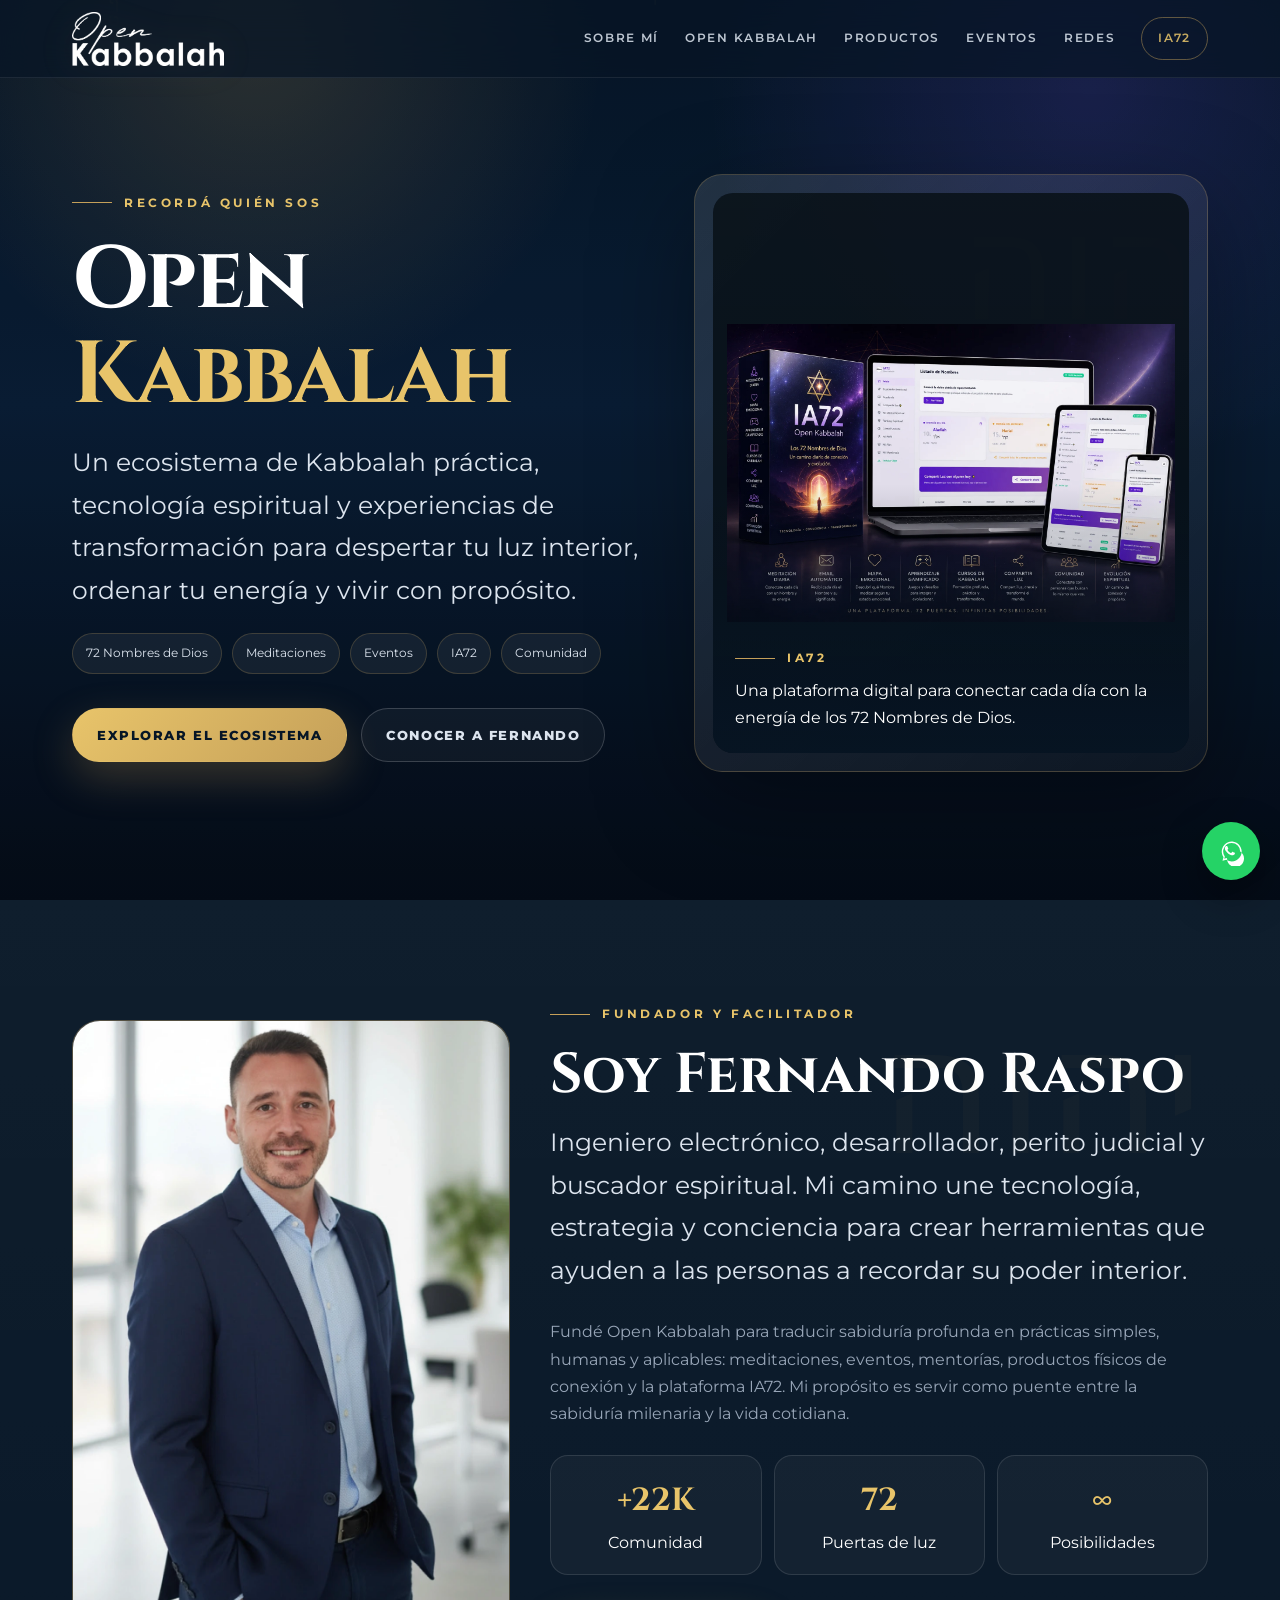
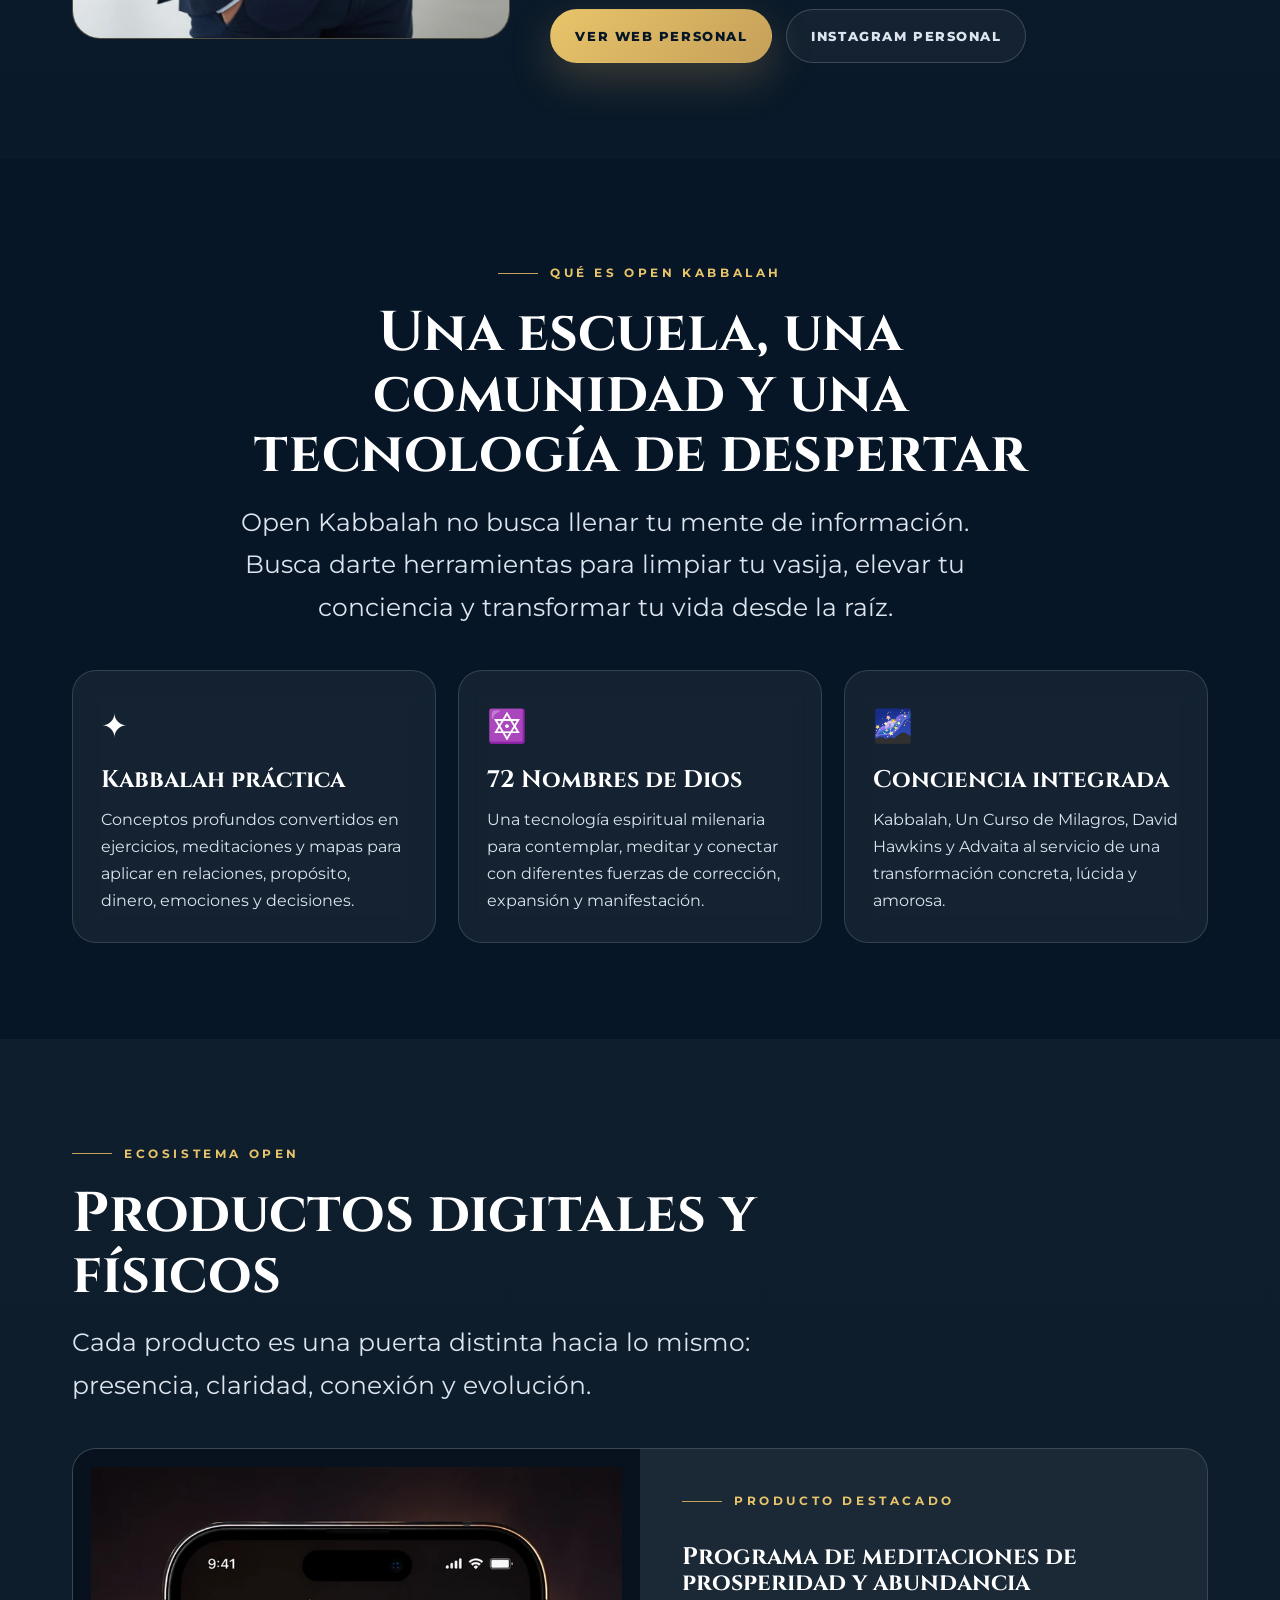
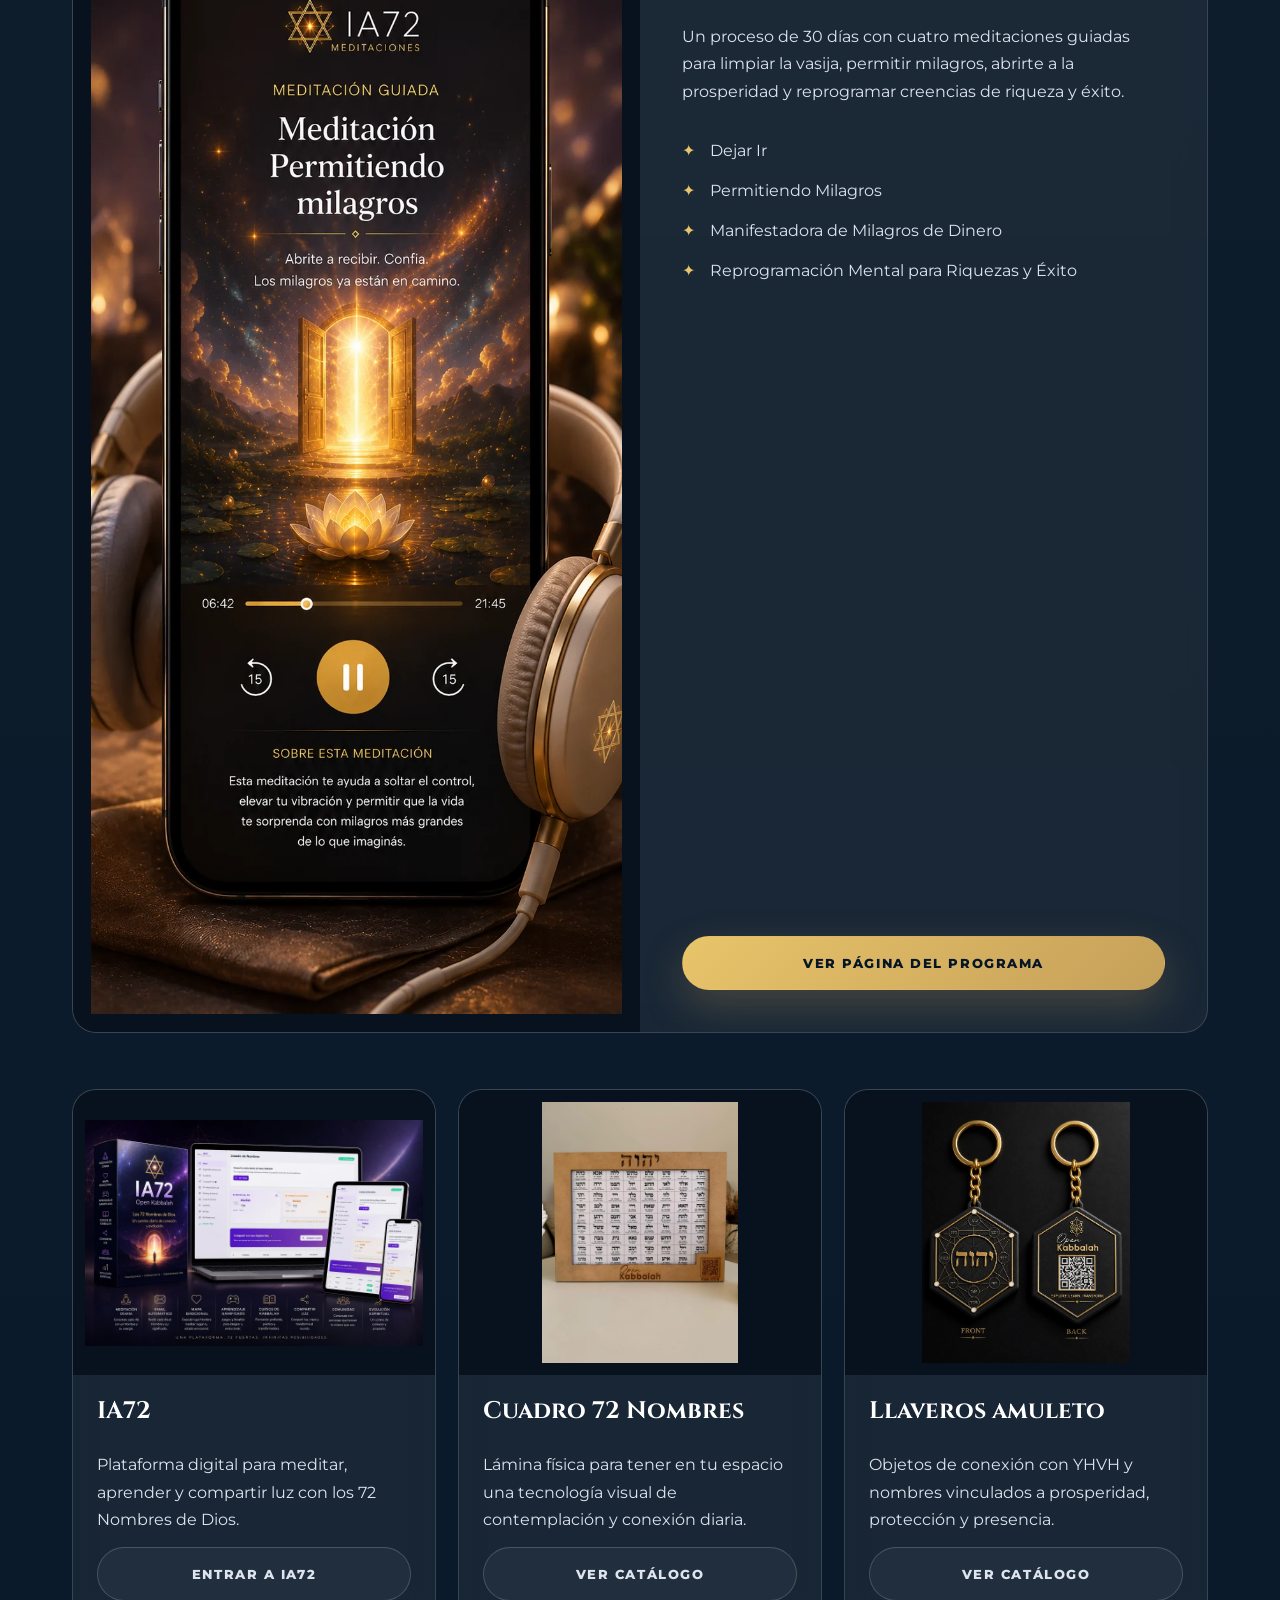
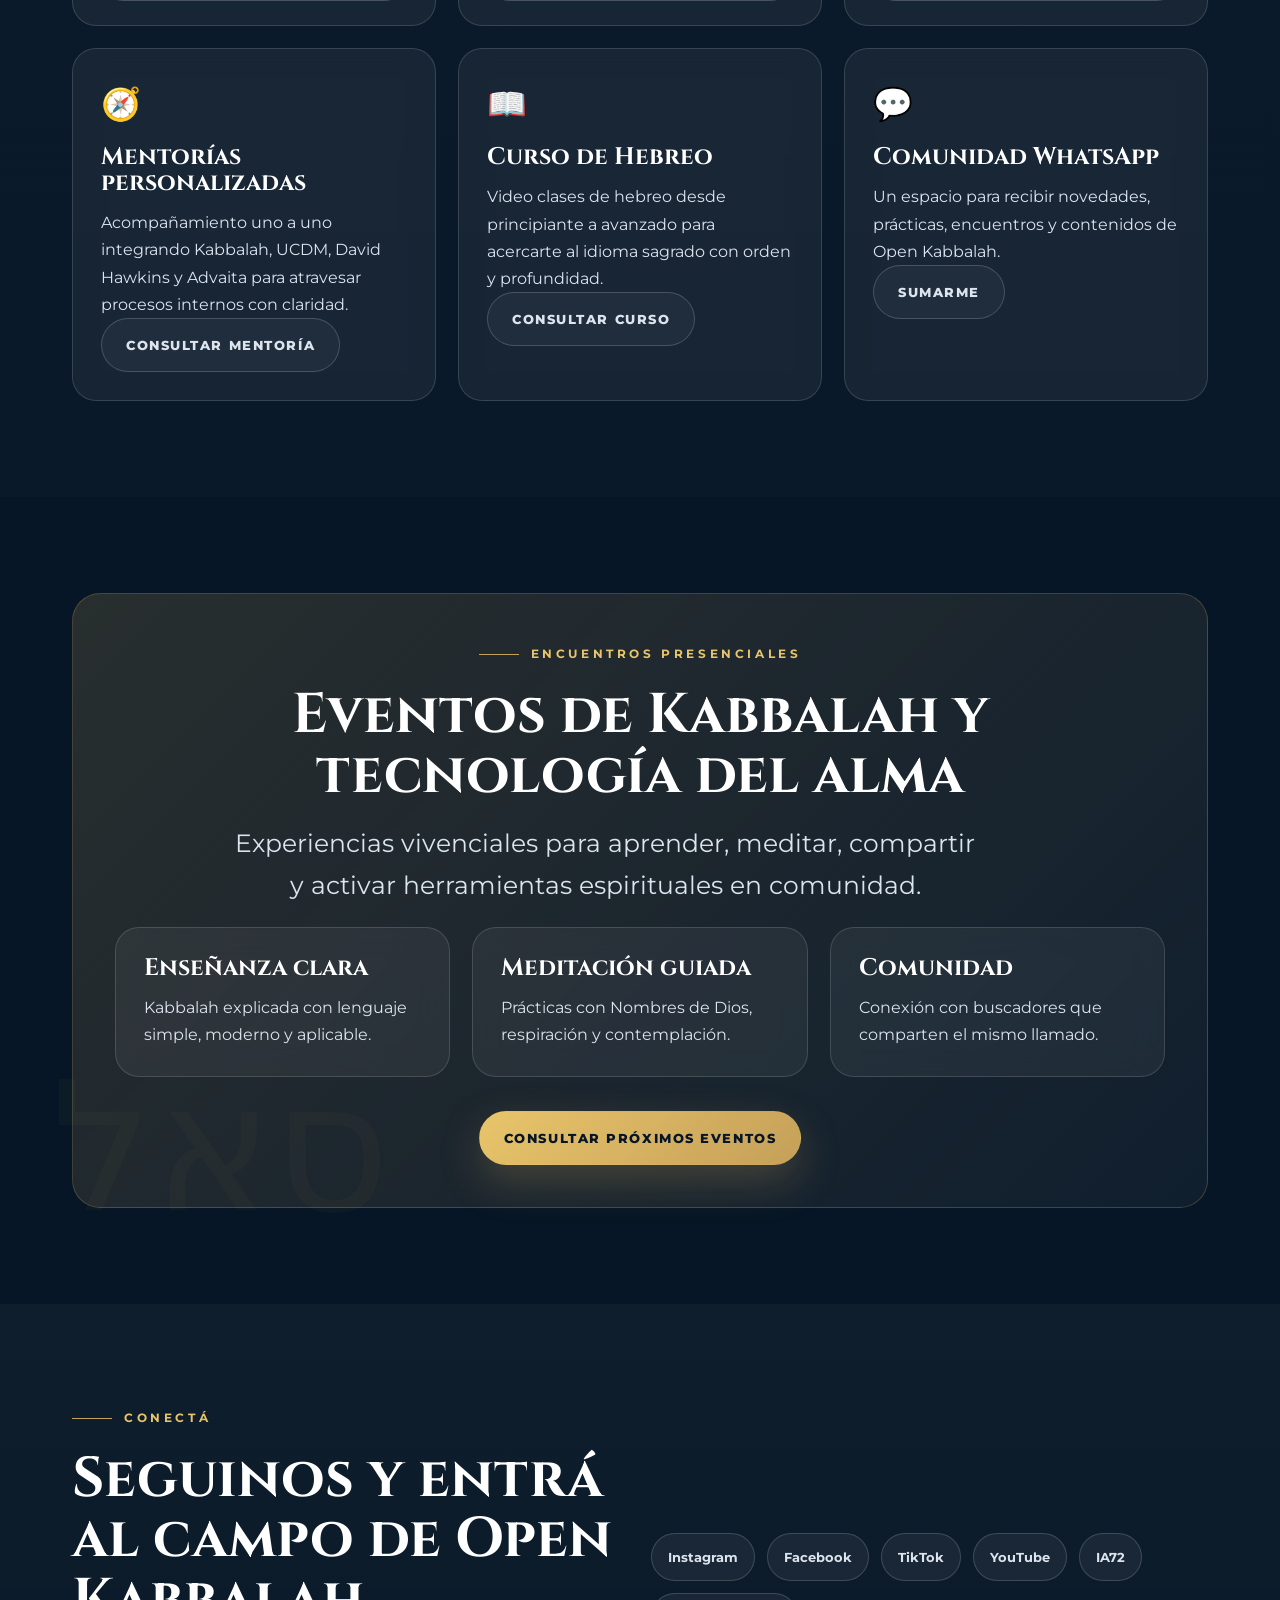
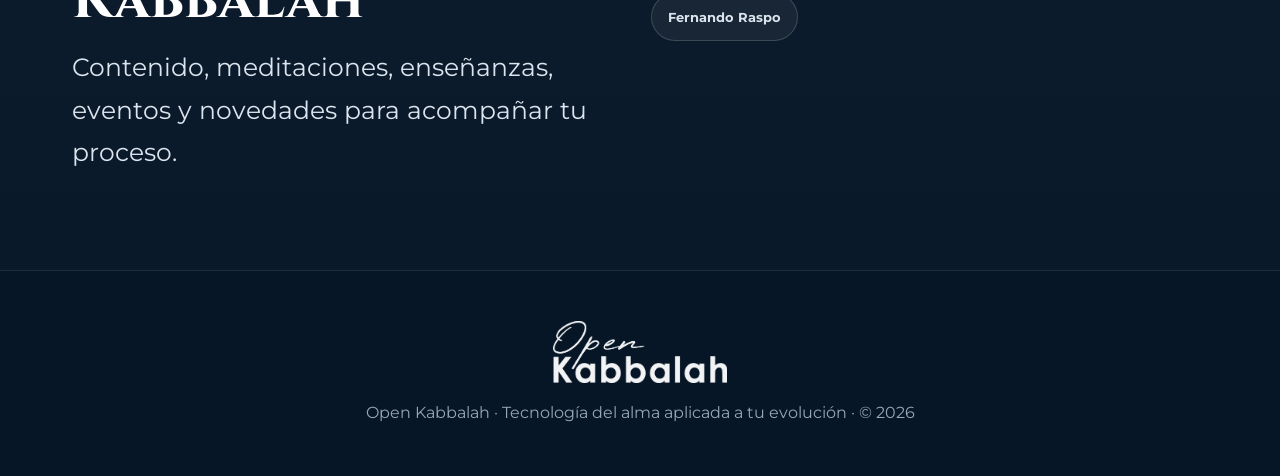
<file: index.html>
<!doctype html>
<html lang="es-AR">
<head>
  <meta charset="utf-8">
  <meta name="viewport" content="width=device-width, initial-scale=1">
  <title>Open Kabbalah | Tecnología del alma aplicada a tu evolución</title>
  <meta name="description" content="Open Kabbalah es una comunidad y ecosistema espiritual creado por Fernando Raspo para integrar Kabbalah, conciencia, meditaciones, IA72, eventos, mentorías y herramientas prácticas de evolución interior.">
  <meta name="keywords" content="Kabbalah, Cábala, Kabbalah en español, 72 Nombres de Dios, Open Kabbalah, IA72, meditaciones de prosperidad, tecnología del alma, Fernando Raspo">
  <meta name="author" content="Fernando Raspo, Open Kabbalah">
  <link rel="canonical" href="https://openkabbalah.org/">
  <meta property="og:title" content="Open Kabbalah | Tecnología del alma aplicada a tu evolución">
  <meta property="og:description" content="Kabbalah práctica, 72 Nombres de Dios, meditaciones, eventos, mentorías y tecnología espiritual para recordar quién sos.">
  <meta property="og:type" content="website">
  <meta property="og:url" content="https://openkabbalah.org/">
  <meta property="og:image" content="https://openkabbalah.org/assets/ia72-plataforma.webp">
  <meta name="twitter:card" content="summary_large_image">
  <link rel="preconnect" href="https://fonts.googleapis.com">
  <link rel="preconnect" href="https://fonts.gstatic.com" crossorigin>
  <link href="https://fonts.googleapis.com/css2?family=Cinzel:wght@500;600;700&family=Montserrat:wght@300;400;500;600;700;800&display=swap" rel="stylesheet">
  <link rel="stylesheet" href="assets/site.css">
  <script type="application/ld+json">
  {"@context":"https://schema.org","@graph":[{"@type":"Organization","name":"Open Kabbalah","url":"https://openkabbalah.org/","logo":"https://openkabbalah.org/assets/open-kabbalah-logo-white.png","sameAs":["https://www.instagram.com/openkabbalah/","https://www.facebook.com/OpenKabbalah","https://www.tiktok.com/@openkabbalah","https://www.youtube.com/@openKabbalah"]},{"@type":"Person","name":"Fernando Raspo","url":"https://fernandoraspo.com/","jobTitle":"Ingeniero, desarrollador y facilitador de Kabbalah","worksFor":{"@type":"Organization","name":"Open Kabbalah"}},{"@type":"WebSite","name":"Open Kabbalah","url":"https://openkabbalah.org/","description":"Tecnología del alma aplicada a tu evolución"}]}
  </script>
</head>
<body>
  <div class="bg-radials"></div>
  <canvas id="hebrewRain"></canvas>

  <nav class="nav">
    <div class="nav-inner">
      <a class="brand" href="#inicio" aria-label="Open Kabbalah inicio">
        <img class="brand-logo" src="assets/open-kabbalah-logo-white.png" alt="Open Kabbalah">
      </a>
      <div class="nav-links">
        <a href="#sobre">Sobre mí</a>
        <a href="#open">Open Kabbalah</a>
        <a href="#productos">Productos</a>
        <a href="#eventos">Eventos</a>
        <a href="#redes">Redes</a>
        <a class="nav-cta" href="https://ia72.openkabbalah.org" target="_blank" rel="noopener">IA72</a>
      </div>
      <button class="menu-btn" aria-label="Abrir menú">☰</button>
    </div>
  </nav>

  <div class="mobile">
    <a href="#sobre">Sobre mí</a>
    <a href="#open">Open Kabbalah</a>
    <a href="#productos">Productos</a>
    <a href="#eventos">Eventos</a>
    <a href="#redes">Redes</a>
    <a href="https://ia72.openkabbalah.org" target="_blank" rel="noopener">IA72</a>
  </div>

  <main id="inicio">
    <section class="hero">
      <div class="container hero-grid">
        <div>
          <span class="eyebrow">Recordá quién sos</span>
          <h1>Open <span class="gold">Kabbalah</span></h1>
          <p class="lead">Un ecosistema de Kabbalah práctica, tecnología espiritual y experiencias de transformación para despertar tu luz interior, ordenar tu energía y vivir con propósito.</p>
          <div class="chips">
            <span class="chip">72 Nombres de Dios</span>
            <span class="chip">Meditaciones</span>
            <span class="chip">Eventos</span>
            <span class="chip">IA72</span>
            <span class="chip">Comunidad</span>
          </div>
          <div class="actions">
            <a class="btn btn-primary" href="#productos">Explorar el ecosistema</a>
            <a class="btn btn-secondary" href="https://fernandoraspo.com" target="_blank" rel="noopener">Conocer a Fernando</a>
          </div>
        </div>
        <div class="hero-card">
          <div class="hero-card-inner">
            <img src="assets/ia72-plataforma.webp" alt="Plataforma IA72 de Open Kabbalah en distintos dispositivos">
            <div class="hero-overlay"></div>
            <div class="hero-caption">
              <span class="eyebrow" style="margin-bottom:8px">IA72</span>
              <p>Una plataforma digital para conectar cada día con la energía de los 72 Nombres de Dios.</p>
            </div>
          </div>
        </div>
      </div>
    </section>

    <section id="sobre" class="section alt">
      <span class="watermark wm-right">יהוה</span>
      <div class="container profile">
        <div class="profile-photo">
          <img src="assets/fernando-raspo-nuevo.webp" alt="Fernando Raspo, fundador de Open Kabbalah">
        </div>
        <div>
          <span class="eyebrow">Fundador y facilitador</span>
          <h2 class="section-title">Soy Fernando Raspo</h2>
          <p class="lead">Ingeniero electrónico, desarrollador, perito judicial y buscador espiritual. Mi camino une tecnología, estrategia y conciencia para crear herramientas que ayuden a las personas a recordar su poder interior.</p>
          <br>
          <p class="muted">Fundé Open Kabbalah para traducir sabiduría profunda en prácticas simples, humanas y aplicables: meditaciones, eventos, mentorías, productos físicos de conexión y la plataforma IA72. Mi propósito es servir como puente entre la sabiduría milenaria y la vida cotidiana.</p>
          <div class="stat-row">
            <div class="stat"><strong>+22K</strong><span>Comunidad</span></div>
            <div class="stat"><strong>72</strong><span>Puertas de luz</span></div>
            <div class="stat"><strong>∞</strong><span>Posibilidades</span></div>
          </div>
          <div class="actions">
            <a class="btn btn-primary" href="https://fernandoraspo.com" target="_blank" rel="noopener">Ver web personal</a>
            <a class="btn btn-secondary" href="https://www.instagram.com/fernandoraspo/" target="_blank" rel="noopener">Instagram personal</a>
          </div>
        </div>
      </div>
    </section>

    <section id="open" class="section">
      <div class="container">
        <div class="section-head center">
          <span class="eyebrow">Qué es Open Kabbalah</span>
          <h2 class="section-title">Una escuela, una comunidad y una tecnología de despertar</h2>
          <p class="lead">Open Kabbalah no busca llenar tu mente de información. Busca darte herramientas para limpiar tu vasija, elevar tu conciencia y transformar tu vida desde la raíz.</p>
        </div>
        <div class="grid grid-3">
          <article class="card"><div class="icon">✦</div><h3>Kabbalah práctica</h3><p>Conceptos profundos convertidos en ejercicios, meditaciones y mapas para aplicar en relaciones, propósito, dinero, emociones y decisiones.</p></article>
          <article class="card"><div class="icon">🔯</div><h3>72 Nombres de Dios</h3><p>Una tecnología espiritual milenaria para contemplar, meditar y conectar con diferentes fuerzas de corrección, expansión y manifestación.</p></article>
          <article class="card"><div class="icon">🌌</div><h3>Conciencia integrada</h3><p>Kabbalah, Un Curso de Milagros, David Hawkins y Advaita al servicio de una transformación concreta, lúcida y amorosa.</p></article>
        </div>
      </div>
    </section>

    <section id="productos" class="section alt">
      <div class="container">
        <div class="section-head">
          <span class="eyebrow">Ecosistema Open</span>
          <h2 class="section-title">Productos digitales y físicos</h2>
          <p class="lead">Cada producto es una puerta distinta hacia lo mismo: presencia, claridad, conexión y evolución.</p>
        </div>

        <article class="card wide-product featured-program">
          <img src="assets/meditacion-permitiendo-milagros.webp" alt="Programa de meditaciones de prosperidad y abundancia">
          <div class="product-body">
            <span class="eyebrow">Producto destacado</span>
            <h3>Programa de meditaciones de prosperidad y abundancia</h3>
            <p>Un proceso de 30 días con cuatro meditaciones guiadas para limpiar la vasija, permitir milagros, abrirte a la prosperidad y reprogramar creencias de riqueza y éxito.</p>
            <ul class="list">
              <li>Dejar Ir</li>
              <li>Permitiendo Milagros</li>
              <li>Manifestadora de Milagros de Dinero</li>
              <li>Reprogramación Mental para Riquezas y Éxito</li>
            </ul>
            <a class="btn btn-primary" href="meditaciones-prosperidad.html">Ver página del programa</a>
          </div>
        </article>

        <div class="grid grid-3">
          <article class="card product-card">
            <img src="assets/ia72-plataforma.webp" alt="IA72 plataforma digital">
            <div class="product-body"><h3>IA72</h3><p>Plataforma digital para meditar, aprender y compartir luz con los 72 Nombres de Dios.</p><a class="btn btn-secondary" href="https://ia72.openkabbalah.org" target="_blank" rel="noopener">Entrar a IA72</a></div>
          </article>
          <article class="card product-card">
            <img src="assets/cuadro-nombres-dios.webp" alt="Cuadro físico con los 72 Nombres de Dios">
            <div class="product-body"><h3>Cuadro 72 Nombres</h3><p>Lámina física para tener en tu espacio una tecnología visual de contemplación y conexión diaria.</p><a class="btn btn-secondary" href="https://comercios.revolucionvirtual.com.ar/openkabbalah/" target="_blank" rel="noopener">Ver catálogo</a></div>
          </article>
          <article class="card product-card">
            <img src="assets/llavero-yhvh.webp" alt="Llaveros amuleto de conexión">
            <div class="product-body"><h3>Llaveros amuleto</h3><p>Objetos de conexión con YHVH y nombres vinculados a prosperidad, protección y presencia.</p><a class="btn btn-secondary" href="https://comercios.revolucionvirtual.com.ar/openkabbalah/" target="_blank" rel="noopener">Ver catálogo</a></div>
          </article>
          <article class="card"><div class="icon">🧭</div><h3>Mentorías personalizadas</h3><p>Acompañamiento uno a uno integrando Kabbalah, UCDM, David Hawkins y Advaita para atravesar procesos internos con claridad.</p><a class="btn btn-secondary" href="https://wa.me/5493534117558?text=Hola%20Fer%2C%20quiero%20informaci%C3%B3n%20sobre%20mentor%C3%ADas%20personalizadas%20de%20Open%20Kabbalah" target="_blank" rel="noopener">Consultar mentoría</a></article>
          <article class="card"><div class="icon">📖</div><h3>Curso de Hebreo</h3><p>Video clases de hebreo desde principiante a avanzado para acercarte al idioma sagrado con orden y profundidad.</p><a class="btn btn-secondary" href="https://wa.me/5493534117558?text=Hola%20Fer%2C%20quiero%20informaci%C3%B3n%20sobre%20el%20curso%20de%20Hebreo" target="_blank" rel="noopener">Consultar curso</a></article>
          <article class="card"><div class="icon">💬</div><h3>Comunidad WhatsApp</h3><p>Un espacio para recibir novedades, prácticas, encuentros y contenidos de Open Kabbalah.</p><a class="btn btn-secondary" href="https://wa.me/5493534117558?text=Hola%20Fer%2C%20quiero%20sumarme%20a%20la%20comunidad%20de%20Open%20Kabbalah" target="_blank" rel="noopener">Sumarme</a></article>
        </div>
      </div>
    </section>

    <section id="eventos" class="section">
      <span class="watermark wm-left">סאל</span>
      <div class="container">
        <div class="band">
          <div class="section-head center" style="margin-bottom:20px">
            <span class="eyebrow">Encuentros presenciales</span>
            <h2 class="section-title">Eventos de Kabbalah y tecnología del alma</h2>
            <p class="lead">Experiencias vivenciales para aprender, meditar, compartir y activar herramientas espirituales en comunidad.</p>
          </div>
          <div class="grid grid-3">
            <div class="card"><h3>Enseñanza clara</h3><p>Kabbalah explicada con lenguaje simple, moderno y aplicable.</p></div>
            <div class="card"><h3>Meditación guiada</h3><p>Prácticas con Nombres de Dios, respiración y contemplación.</p></div>
            <div class="card"><h3>Comunidad</h3><p>Conexión con buscadores que comparten el mismo llamado.</p></div>
          </div>
          <div class="actions" style="justify-content:center">
            <a class="btn btn-primary" href="https://wa.me/5493534117558?text=Hola%20Fer%2C%20quiero%20informaci%C3%B3n%20sobre%20los%20pr%C3%B3ximos%20eventos%20de%20Open%20Kabbalah" target="_blank" rel="noopener">Consultar próximos eventos</a>
          </div>
        </div>
      </div>
    </section>

    <section id="redes" class="section alt">
      <div class="container">
        <div class="grid grid-2" style="align-items:center">
          <div>
            <span class="eyebrow">Conectá</span>
            <h2 class="section-title">Seguinos y entrá al campo de Open Kabbalah</h2>
            <p class="lead">Contenido, meditaciones, enseñanzas, eventos y novedades para acompañar tu proceso.</p>
          </div>
          <div class="socials">
            <a href="https://www.instagram.com/openkabbalah/" target="_blank" rel="noopener">Instagram</a>
            <a href="https://www.facebook.com/OpenKabbalah" target="_blank" rel="noopener">Facebook</a>
            <a href="https://www.tiktok.com/@openkabbalah" target="_blank" rel="noopener">TikTok</a>
            <a href="https://www.youtube.com/@openKabbalah" target="_blank" rel="noopener">YouTube</a>
            <a href="https://ia72.openkabbalah.org" target="_blank" rel="noopener">IA72</a>
            <a href="https://fernandoraspo.com" target="_blank" rel="noopener">Fernando Raspo</a>
          </div>
        </div>
      </div>
    </section>
  </main>

  <a class="floating-wa" href="https://wa.me/5493534117558?text=Hola%20Fer%2C%20quiero%20informaci%C3%B3n%20sobre%20Open%20Kabbalah" target="_blank" rel="noopener" aria-label="WhatsApp">
    <svg viewBox="0 0 32 32" aria-hidden="true"><path d="M19.11 17.21c-.27-.14-1.61-.79-1.86-.88-.25-.09-.43-.14-.61.14-.18.27-.7.88-.86 1.06-.16.18-.31.2-.58.07-.27-.14-1.13-.42-2.15-1.35-.79-.7-1.32-1.56-1.47-1.82-.16-.27-.02-.41.12-.55.12-.12.27-.31.41-.47.14-.16.18-.27.27-.45.09-.18.05-.34-.02-.47-.07-.14-.61-1.48-.84-2.03-.22-.53-.45-.45-.61-.46-.16-.01-.34-.01-.52-.01-.18 0-.47.07-.72.34-.25.27-.95.93-.95 2.26 0 1.32.97 2.6 1.11 2.78.14.18 1.91 2.91 4.63 4.08.65.28 1.16.45 1.56.58.65.21 1.23.18 1.69.11.52-.08 1.61-.66 1.84-1.29.23-.63.23-1.17.16-1.29-.07-.11-.25-.18-.52-.32zM16.26 27h-.01a11.02 11.02 0 0 1-5.61-1.53l-.4-.24-4.17 1.09 1.11-4.06-.26-.42a10.99 10.99 0 1 1 9.34 5.16zm9.36-10.99A9.36 9.36 0 0 0 16.27 6.65a9.35 9.35 0 0 0-7.96 14.3l.37.59-.66 2.42 2.49-.65.57.34a9.37 9.37 0 1 0 14.54-7.64z"/></svg>
  </a>

  <footer class="footer">
    <div class="container">
      <div class="footer-logo-wrap"><img class="footer-logo" src="assets/open-kabbalah-logo-white.png" alt="Open Kabbalah"></div>
      <div>Open Kabbalah · Tecnología del alma aplicada a tu evolución · © 2026</div>
    </div>
  </footer>

  <script src="assets/site.js"></script>
</body>
</html>
</file>
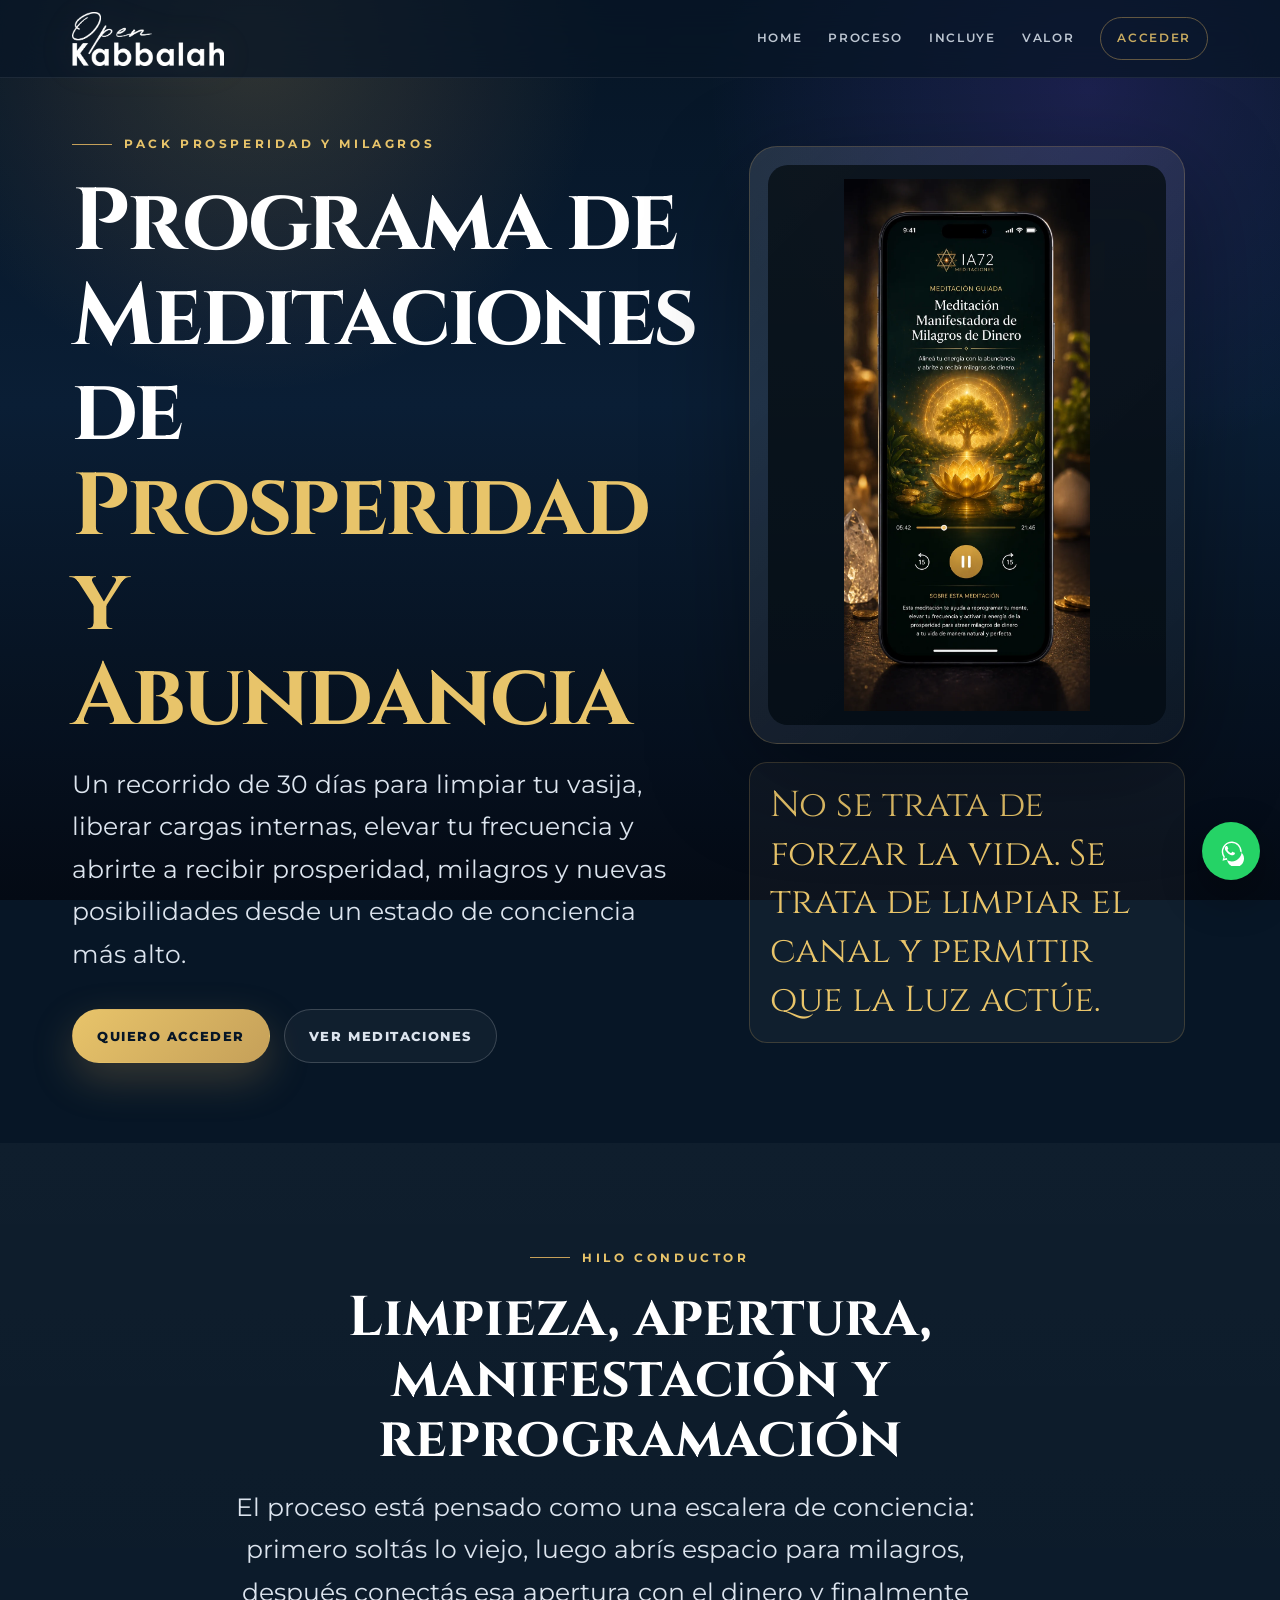
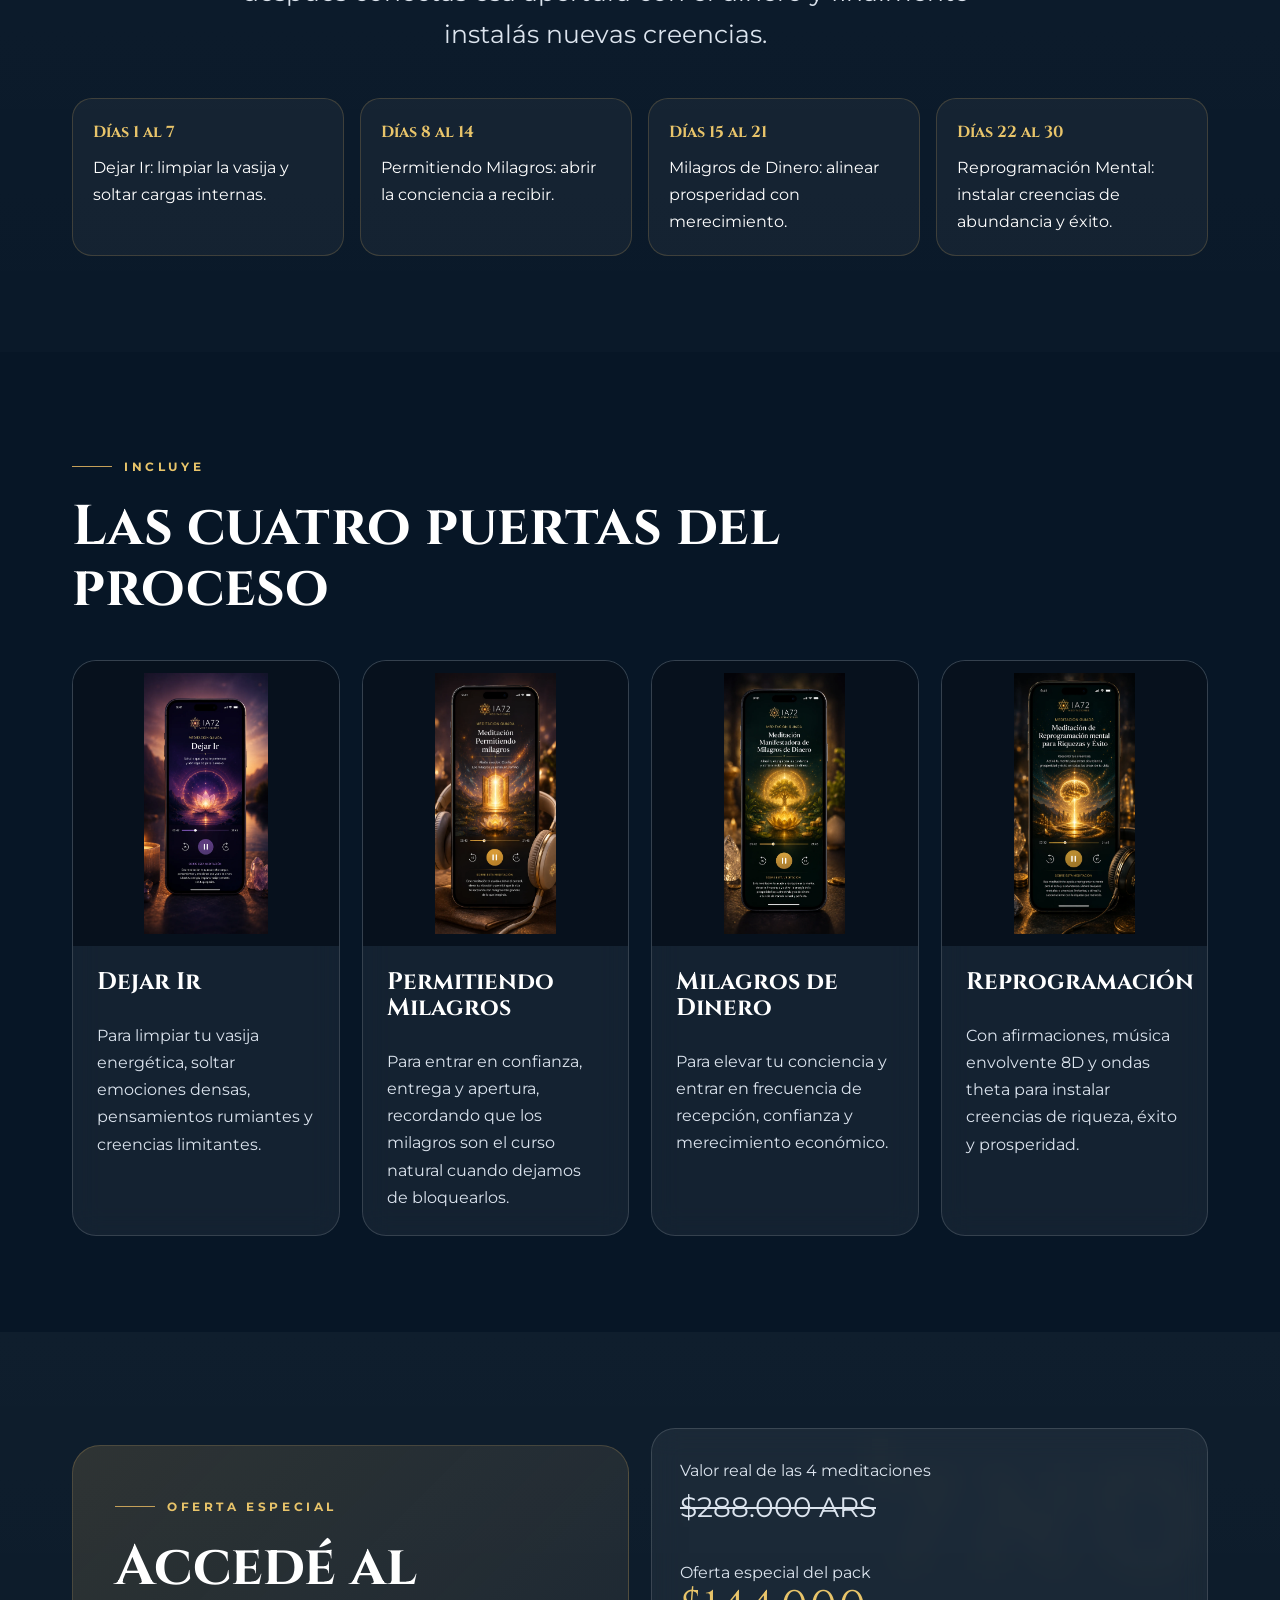
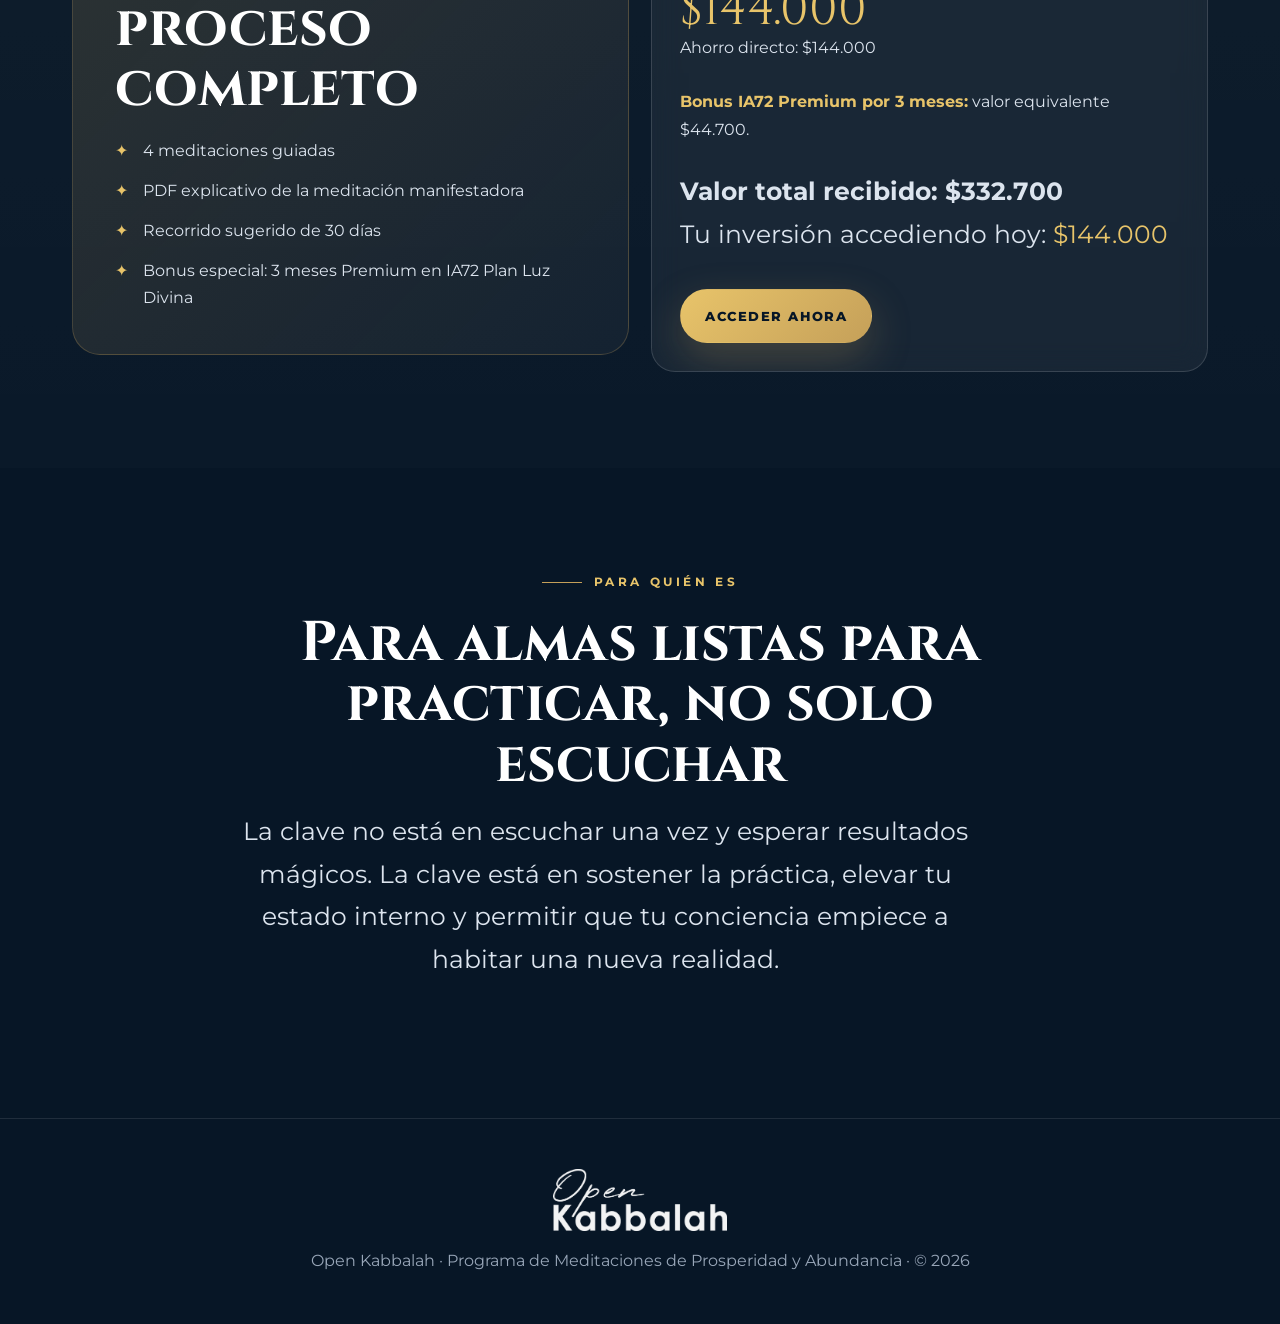
<file: meditaciones-prosperidad.html>
<!doctype html>
<html lang="es-AR">
<head>
  <meta charset="utf-8">
  <meta name="viewport" content="width=device-width, initial-scale=1">
  <title>Programa de Meditaciones de Prosperidad y Abundancia | Open Kabbalah</title>
  <meta name="description" content="Proceso de 30 días con cuatro meditaciones guiadas de Open Kabbalah para limpiar tu vasija, permitir milagros, manifestar prosperidad y reprogramar creencias de abundancia.">
  <meta name="keywords" content="meditaciones de prosperidad, abundancia, Kabbalah, 72 Nombres de Dios, Dejar Ir, milagros de dinero, reprogramación mental, IA72">
  <link rel="canonical" href="https://openkabbalah.org/meditaciones-prosperidad.html">
  <meta property="og:title" content="Programa de Meditaciones de Prosperidad y Abundancia">
  <meta property="og:description" content="4 meditaciones guiadas para limpieza, apertura, manifestación y reprogramación interior.">
  <meta property="og:image" content="https://openkabbalah.org/assets/meditacion-permitiendo-milagros.webp">
  <link rel="preconnect" href="https://fonts.googleapis.com">
  <link rel="preconnect" href="https://fonts.gstatic.com" crossorigin>
  <link href="https://fonts.googleapis.com/css2?family=Cinzel:wght@500;600;700&family=Montserrat:wght@300;400;500;600;700;800&display=swap" rel="stylesheet">
  <link rel="stylesheet" href="assets/site.css">
  <script type="application/ld+json">
  {"@context":"https://schema.org","@type":"Product","name":"Programa de Meditaciones de Prosperidad y Abundancia","brand":{"@type":"Brand","name":"Open Kabbalah"},"description":"Pack de 4 meditaciones guiadas para limpieza interior, apertura a milagros, prosperidad y reprogramación mental.","offers":{"@type":"Offer","price":"144000","priceCurrency":"ARS","availability":"https://schema.org/InStock","url":"https://openkabbalah.org/meditaciones-prosperidad.html"}}
  </script>
</head>
<body>
  <div class="bg-radials"></div>
  <canvas id="hebrewRain"></canvas>

  <nav class="nav">
    <div class="nav-inner">
      <a class="brand" href="index.html" aria-label="Open Kabbalah home">
        <img class="brand-logo" src="assets/open-kabbalah-logo-white.png" alt="Open Kabbalah">
      </a>
      <div class="nav-links">
        <a href="index.html">Home</a>
        <a href="#proceso">Proceso</a>
        <a href="#incluye">Incluye</a>
        <a href="#valor">Valor</a>
        <a class="nav-cta" href="https://wa.me/5493534117558?text=Hola%20Fer%2C%20quiero%20acceder%20al%20Programa%20de%20Meditaciones%20de%20Prosperidad%20y%20Abundancia" target="_blank" rel="noopener">Acceder</a>
      </div>
      <button class="menu-btn" aria-label="Abrir menú">☰</button>
    </div>
  </nav>

  <div class="mobile">
    <a href="index.html">Home</a>
    <a href="#proceso">Proceso</a>
    <a href="#incluye">Incluye</a>
    <a href="#valor">Valor</a>
  </div>

  <main>
    <section class="hero">
      <div class="container hero-grid">
        <div>
          <span class="eyebrow">Pack Prosperidad y Milagros</span>
          <h1>Programa de Meditaciones de <span class="gold">Prosperidad y Abundancia</span></h1>
          <p class="lead">Un recorrido de 30 días para limpiar tu vasija, liberar cargas internas, elevar tu frecuencia y abrirte a recibir prosperidad, milagros y nuevas posibilidades desde un estado de conciencia más alto.</p>
          <div class="actions">
            <a class="btn btn-primary" href="https://wa.me/5493534117558?text=Hola%20Fer%2C%20quiero%20acceder%20al%20Programa%20de%20Meditaciones%20de%20Prosperidad%20y%20Abundancia" target="_blank" rel="noopener">Quiero acceder</a>
            <a class="btn btn-secondary" href="#incluye">Ver meditaciones</a>
          </div>
        </div>
        <div>
          <div class="hero-card">
            <div class="hero-card-inner">
              <img src="assets/meditacion-milagros-dinero.webp" alt="Meditación Manifestadora de Milagros de Dinero">
            </div>
          </div>
          <div class="hero-quote-below">
            <p class="quote">No se trata de forzar la vida. Se trata de limpiar el canal y permitir que la Luz actúe.</p>
          </div>
        </div>
      </div>
    </section>

    <section id="proceso" class="section alt">
      <div class="container">
        <div class="section-head center">
          <span class="eyebrow">Hilo conductor</span>
          <h2 class="section-title">Limpieza, apertura, manifestación y reprogramación</h2>
          <p class="lead">El proceso está pensado como una escalera de conciencia: primero soltás lo viejo, luego abrís espacio para milagros, después conectás esa apertura con el dinero y finalmente instalás nuevas creencias.</p>
        </div>
        <div class="timeline">
          <div class="day"><strong>Días 1 al 7</strong><p>Dejar Ir: limpiar la vasija y soltar cargas internas.</p></div>
          <div class="day"><strong>Días 8 al 14</strong><p>Permitiendo Milagros: abrir la conciencia a recibir.</p></div>
          <div class="day"><strong>Días 15 al 21</strong><p>Milagros de Dinero: alinear prosperidad con merecimiento.</p></div>
          <div class="day"><strong>Días 22 al 30</strong><p>Reprogramación Mental: instalar creencias de abundancia y éxito.</p></div>
        </div>
      </div>
    </section>

    <section id="incluye" class="section">
      <div class="container">
        <div class="section-head">
          <span class="eyebrow">Incluye</span>
          <h2 class="section-title">Las cuatro puertas del proceso</h2>
        </div>
        <div class="grid grid-4">
          <article class="card product-card"><img src="assets/meditacion-dejar-ir.webp" alt="Meditación Dejar Ir"><div class="product-body"><h3>Dejar Ir</h3><p>Para limpiar tu vasija energética, soltar emociones densas, pensamientos rumiantes y creencias limitantes.</p></div></article>
          <article class="card product-card"><img src="assets/meditacion-permitiendo-milagros.webp" alt="Meditación Permitiendo Milagros"><div class="product-body"><h3>Permitiendo Milagros</h3><p>Para entrar en confianza, entrega y apertura, recordando que los milagros son el curso natural cuando dejamos de bloquearlos.</p></div></article>
          <article class="card product-card"><img src="assets/meditacion-milagros-dinero.webp" alt="Meditación Manifestadora de Milagros de Dinero"><div class="product-body"><h3>Milagros de Dinero</h3><p>Para elevar tu conciencia y entrar en frecuencia de recepción, confianza y merecimiento económico.</p></div></article>
          <article class="card product-card"><img src="assets/meditacion-reprogramacion-riquezas-exito.webp" alt="Meditación de Reprogramación Mental para Riquezas y Éxito"><div class="product-body"><h3>Reprogramación</h3><p>Con afirmaciones, música envolvente 8D y ondas theta para instalar creencias de riqueza, éxito y prosperidad.</p></div></article>
        </div>
      </div>
    </section>

    <section id="valor" class="section alt">
      <span class="watermark wm-right">סאל</span>
      <div class="container">
        <div class="grid grid-2" style="align-items:center">
          <div class="band">
            <span class="eyebrow">Oferta especial</span>
            <h2 class="section-title">Accedé al proceso completo</h2>
            <ul class="list">
              <li>4 meditaciones guiadas</li>
              <li>PDF explicativo de la meditación manifestadora</li>
              <li>Recorrido sugerido de 30 días</li>
              <li>Bonus especial: 3 meses Premium en IA72 Plan Luz Divina</li>
            </ul>
          </div>
          <div class="card">
            <p class="muted">Valor real de las 4 meditaciones</p>
            <p class="strike" style="font-size:28px">$288.000 ARS</p>
            <br>
            <p class="muted">Oferta especial del pack</p>
            <div class="price">$144.000</div>
            <p class="muted">Ahorro directo: $144.000</p>
            <br>
            <p><strong class="gold">Bonus IA72 Premium por 3 meses:</strong> valor equivalente $44.700.</p>
            <br>
            <p class="lead"><strong>Valor total recibido: $332.700</strong><br>Tu inversión accediendo hoy: <span class="gold">$144.000</span></p>
            <div class="actions"><a class="btn btn-primary" href="https://wa.me/5493534117558?text=Hola%20Fer%2C%20quiero%20acceder%20al%20Pack%20Prosperidad%20y%20Milagros%20con%20el%20bonus%20de%20IA72" target="_blank" rel="noopener">Acceder ahora</a></div>
          </div>
        </div>
      </div>
    </section>

    <section class="section">
      <div class="container">
        <div class="section-head center">
          <span class="eyebrow">Para quién es</span>
          <h2 class="section-title">Para almas listas para practicar, no solo escuchar</h2>
          <p class="lead">La clave no está en escuchar una vez y esperar resultados mágicos. La clave está en sostener la práctica, elevar tu estado interno y permitir que tu conciencia empiece a habitar una nueva realidad.</p>
        </div>
      </div>
    </section>
  </main>

  <a class="floating-wa" href="https://wa.me/5493534117558?text=Hola%20Fer%2C%20quiero%20acceder%20al%20Programa%20de%20Meditaciones" target="_blank" rel="noopener" aria-label="WhatsApp">
    <svg viewBox="0 0 32 32" aria-hidden="true"><path d="M19.11 17.21c-.27-.14-1.61-.79-1.86-.88-.25-.09-.43-.14-.61.14-.18.27-.7.88-.86 1.06-.16.18-.31.2-.58.07-.27-.14-1.13-.42-2.15-1.35-.79-.7-1.32-1.56-1.47-1.82-.16-.27-.02-.41.12-.55.12-.12.27-.31.41-.47.14-.16.18-.27.27-.45.09-.18.05-.34-.02-.47-.07-.14-.61-1.48-.84-2.03-.22-.53-.45-.45-.61-.46-.16-.01-.34-.01-.52-.01-.18 0-.47.07-.72.34-.25.27-.95.93-.95 2.26 0 1.32.97 2.6 1.11 2.78.14.18 1.91 2.91 4.63 4.08.65.28 1.16.45 1.56.58.65.21 1.23.18 1.69.11.52-.08 1.61-.66 1.84-1.29.23-.63.23-1.17.16-1.29-.07-.11-.25-.18-.52-.32zM16.26 27h-.01a11.02 11.02 0 0 1-5.61-1.53l-.4-.24-4.17 1.09 1.11-4.06-.26-.42a10.99 10.99 0 1 1 9.34 5.16zm9.36-10.99A9.36 9.36 0 0 0 16.27 6.65a9.35 9.35 0 0 0-7.96 14.3l.37.59-.66 2.42 2.49-.65.57.34a9.37 9.37 0 1 0 14.54-7.64z"/></svg>
  </a>

  <footer class="footer">
    <div class="container">
      <div class="footer-logo-wrap"><img class="footer-logo" src="assets/open-kabbalah-logo-white.png" alt="Open Kabbalah"></div>
      <div>Open Kabbalah · Programa de Meditaciones de Prosperidad y Abundancia · © 2026</div>
    </div>
  </footer>

  <script src="assets/site.js"></script>
</body>
</html>
</file>
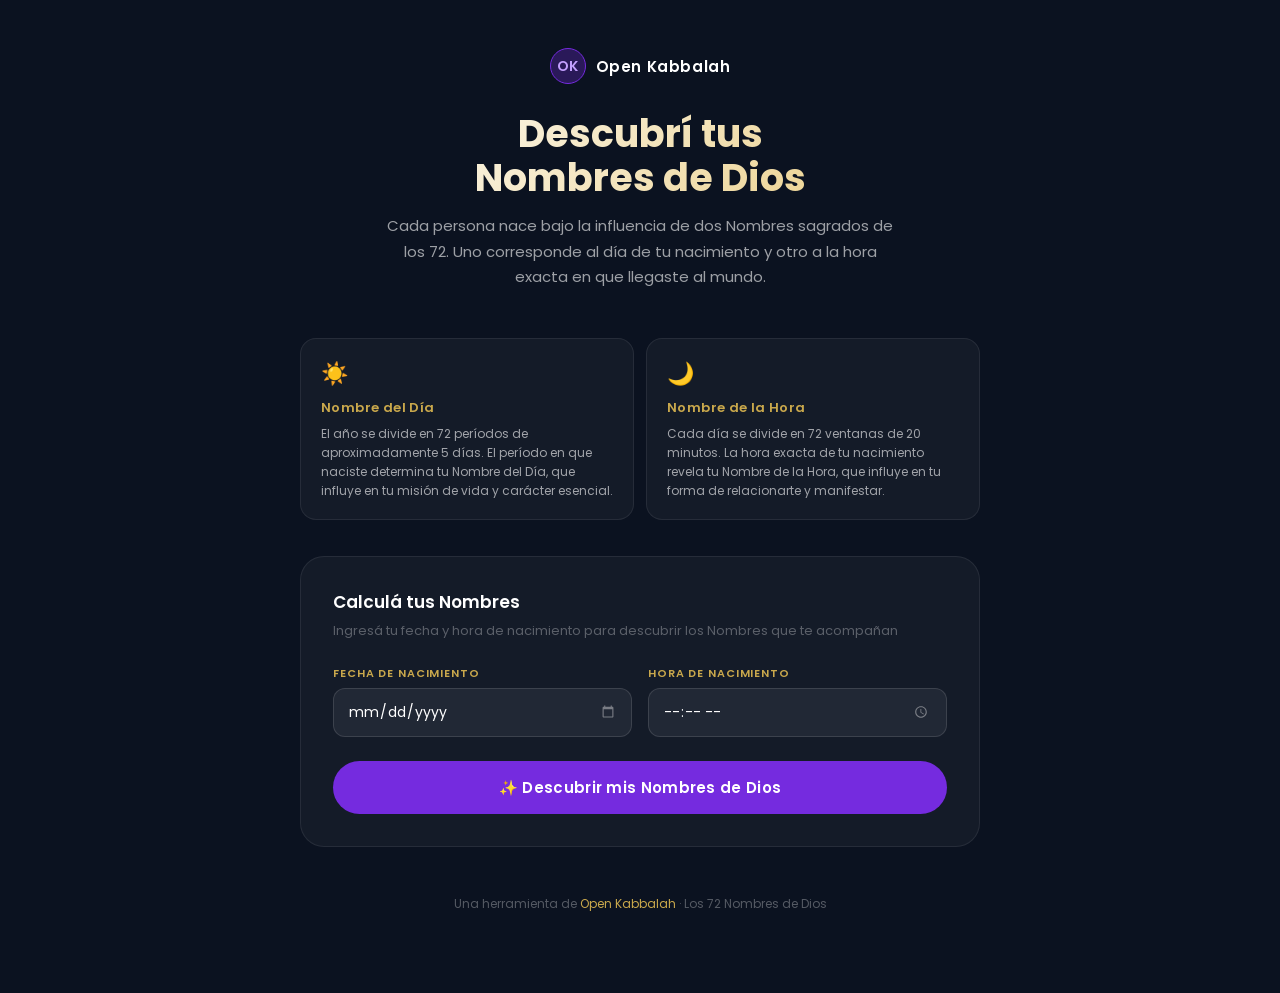
<file: nombre-de-dios-nacimiento.html>
<!DOCTYPE html>
<html lang="es">
<head>
<meta charset="UTF-8">
<meta name="viewport" content="width=device-width, initial-scale=1.0">
<title>Tus Nombres de Dios · Open Kabbalah</title>
<link href="https://fonts.googleapis.com/css2?family=Poppins:wght@300;400;500;600;700&display=swap" rel="stylesheet">
<style>
  *, *::before, *::after { box-sizing: border-box; margin: 0; padding: 0; }

  :root {
    --bg: #0B1220;
    --violet: #752bdf;
    --violet-light: #c4a0ff;
    --gold: #C9A84C;
    --gold-light: #e8c97a;
    --green: #00d89e;
    --white: #ffffff;
    --white-60: rgba(255,255,255,0.6);
    --white-30: rgba(255,255,255,0.3);
    --white-10: rgba(255,255,255,0.1);
    --white-06: rgba(255,255,255,0.06);
    --card-bg: rgba(255,255,255,0.04);
    --card-border: rgba(255,255,255,0.08);
  }

  body {
    background: var(--bg);
    color: var(--white);
    font-family: 'Poppins', sans-serif;
    min-height: 100vh;
    overflow-x: hidden;
  }

  /* ── Hebrew Rain ── */
  canvas#rain {
    position: fixed;
    inset: 0;
    pointer-events: none;
    opacity: 0.13;
    z-index: 0;
  }

  /* ── Layout ── */
  .page {
    position: relative;
    z-index: 1;
    max-width: 720px;
    margin: 0 auto;
    padding: 48px 20px 80px;
  }

  /* ── Header ── */
  .header {
    text-align: center;
    margin-bottom: 48px;
  }

  .logo {
    display: inline-flex;
    align-items: center;
    gap: 10px;
    margin-bottom: 28px;
    text-decoration: none;
  }

  .logo-dot {
    width: 36px;
    height: 36px;
    border-radius: 50%;
    background: rgba(117,43,223,0.3);
    border: 1.5px solid var(--violet);
    display: flex;
    align-items: center;
    justify-content: center;
    font-size: 14px;
    color: var(--violet-light);
    font-weight: 600;
  }

  .logo-text {
    font-size: 15px;
    font-weight: 600;
    color: var(--white);
    letter-spacing: 0.04em;
  }

  .header h1 {
    font-size: clamp(26px, 5vw, 38px);
    font-weight: 700;
    line-height: 1.15;
    background: linear-gradient(135deg, var(--white) 0%, var(--gold-light) 100%);
    -webkit-background-clip: text;
    -webkit-text-fill-color: transparent;
    background-clip: text;
    margin-bottom: 14px;
  }

  .header p {
    font-size: 15px;
    color: var(--white-60);
    line-height: 1.7;
    max-width: 520px;
    margin: 0 auto;
  }

  /* ── Explicación ── */
  .explainer {
    display: grid;
    grid-template-columns: 1fr 1fr;
    gap: 12px;
    margin-bottom: 36px;
  }

  @media (max-width: 520px) {
    .explainer { grid-template-columns: 1fr; }
  }

  .explainer-card {
    background: var(--card-bg);
    border: 1px solid var(--card-border);
    border-radius: 16px;
    padding: 18px 20px;
  }

  .explainer-card .icon {
    font-size: 22px;
    margin-bottom: 8px;
    display: block;
  }

  .explainer-card h3 {
    font-size: 13px;
    font-weight: 600;
    color: var(--gold);
    margin-bottom: 6px;
    letter-spacing: 0.03em;
  }

  .explainer-card p {
    font-size: 12px;
    color: var(--white-60);
    line-height: 1.6;
  }

  /* ── Form ── */
  .form-card {
    background: var(--card-bg);
    border: 1px solid var(--card-border);
    border-radius: 24px;
    padding: 32px;
    margin-bottom: 32px;
  }

  .form-card h2 {
    font-size: 17px;
    font-weight: 600;
    color: var(--white);
    margin-bottom: 6px;
  }

  .form-card .form-sub {
    font-size: 13px;
    color: var(--white-30);
    margin-bottom: 24px;
  }

  .form-grid {
    display: grid;
    grid-template-columns: 1fr 1fr;
    gap: 16px;
    margin-bottom: 24px;
  }

  @media (max-width: 480px) {
    .form-grid { grid-template-columns: 1fr; }
  }

  .field {
    display: flex;
    flex-direction: column;
    gap: 6px;
  }

  .field label {
    font-size: 11px;
    font-weight: 600;
    color: var(--gold);
    text-transform: uppercase;
    letter-spacing: 0.08em;
  }

  .field input {
    background: rgba(255,255,255,0.06);
    border: 1px solid rgba(255,255,255,0.12);
    border-radius: 12px;
    padding: 12px 14px;
    font-size: 14px;
    color: var(--white);
    font-family: 'Poppins', sans-serif;
    outline: none;
    transition: border-color 0.2s;
    width: 100%;
  }

  .field input:focus {
    border-color: rgba(117,43,223,0.5);
  }

  .field input::-webkit-calendar-picker-indicator {
    filter: invert(1) opacity(0.4);
    cursor: pointer;
  }

  .btn-calc {
    width: 100%;
    background: var(--violet);
    color: var(--white);
    border: none;
    border-radius: 999px;
    padding: 15px;
    font-size: 15px;
    font-weight: 600;
    font-family: 'Poppins', sans-serif;
    cursor: pointer;
    transition: background 0.2s, transform 0.1s;
    letter-spacing: 0.02em;
  }

  .btn-calc:hover { background: #8b3ef5; }
  .btn-calc:active { transform: scale(0.98); }

  /* ── Resultado ── */
  #resultado {
    display: none;
    animation: fadeUp 0.4s ease;
  }

  @keyframes fadeUp {
    from { opacity: 0; transform: translateY(16px); }
    to   { opacity: 1; transform: translateY(0); }
  }

  .resultado-header {
    text-align: center;
    margin-bottom: 24px;
  }

  .resultado-header .label {
    font-size: 11px;
    font-weight: 600;
    color: var(--green);
    text-transform: uppercase;
    letter-spacing: 0.1em;
    margin-bottom: 6px;
  }

  .resultado-header h2 {
    font-size: 20px;
    font-weight: 700;
    color: var(--white);
  }

  .nombres-grid {
    display: grid;
    grid-template-columns: 1fr 1fr;
    gap: 16px;
    margin-bottom: 24px;
  }

  @media (max-width: 520px) {
    .nombres-grid { grid-template-columns: 1fr; }
  }

  .nombre-card {
    border-radius: 20px;
    padding: 24px 20px;
    text-align: center;
  }

  .nombre-card.dia {
    background: rgba(117,43,223,0.1);
    border: 1px solid rgba(117,43,223,0.25);
  }

  .nombre-card.hora {
    background: rgba(201,168,76,0.08);
    border: 1px solid rgba(201,168,76,0.2);
  }

  .nombre-card .tipo {
    font-size: 10px;
    font-weight: 700;
    text-transform: uppercase;
    letter-spacing: 0.12em;
    margin-bottom: 10px;
  }

  .nombre-card.dia .tipo { color: var(--violet-light); }
  .nombre-card.hora .tipo { color: var(--gold); }

  .nombre-card .numero {
    font-size: 11px;
    font-weight: 500;
    margin-bottom: 8px;
    opacity: 0.5;
  }

  .nombre-card.dia .numero { color: var(--violet-light); }
  .nombre-card.hora .numero { color: var(--gold); }

  .nombre-card .hebreo {
    font-size: 36px;
    letter-spacing: 4px;
    margin-bottom: 10px;
    display: block;
    font-family: serif;
  }

  .nombre-card.dia .hebreo { color: var(--violet-light); }
  .nombre-card.hora .hebreo { color: var(--gold); }

  .nombre-card .nombre {
    font-size: 20px;
    font-weight: 700;
    color: var(--white);
    margin-bottom: 6px;
  }

  .nombre-card .significado {
    font-size: 12px;
    color: var(--white-60);
    line-height: 1.5;
  }

  .interpretacion {
    background: var(--card-bg);
    border: 1px solid var(--card-border);
    border-radius: 16px;
    padding: 20px 22px;
    margin-bottom: 20px;
  }

  .interpretacion h3 {
    font-size: 13px;
    font-weight: 600;
    color: var(--gold);
    margin-bottom: 10px;
    letter-spacing: 0.03em;
  }

  .interpretacion p {
    font-size: 13px;
    color: var(--white-60);
    line-height: 1.7;
  }

  .btn-reset {
    width: 100%;
    background: transparent;
    color: var(--white-30);
    border: 1px solid rgba(255,255,255,0.1);
    border-radius: 999px;
    padding: 12px;
    font-size: 13px;
    font-family: 'Poppins', sans-serif;
    cursor: pointer;
    transition: all 0.2s;
  }

  .btn-reset:hover {
    border-color: rgba(255,255,255,0.2);
    color: var(--white-60);
  }

  /* ── Footer ── */
  .footer {
    text-align: center;
    margin-top: 48px;
    font-size: 12px;
    color: var(--white-30);
  }

  .footer a {
    color: var(--gold);
    text-decoration: none;
  }
</style>
</head>
<body>

<canvas id="rain"></canvas>

<div class="page">

  <!-- Header -->
  <div class="header">
    <a class="logo" href="https://openkabbalah.org">
      <div class="logo-dot">OK</div>
      <span class="logo-text">Open Kabbalah</span>
    </a>
    <h1>Descubrí tus<br>Nombres de Dios</h1>
    <p>Cada persona nace bajo la influencia de dos Nombres sagrados de los 72. Uno corresponde al día de tu nacimiento y otro a la hora exacta en que llegaste al mundo.</p>
  </div>

  <!-- Explicación -->
  <div class="explainer">
    <div class="explainer-card">
      <span class="icon">☀️</span>
      <h3>Nombre del Día</h3>
      <p>El año se divide en 72 períodos de aproximadamente 5 días. El período en que naciste determina tu Nombre del Día, que influye en tu misión de vida y carácter esencial.</p>
    </div>
    <div class="explainer-card">
      <span class="icon">🌙</span>
      <h3>Nombre de la Hora</h3>
      <p>Cada día se divide en 72 ventanas de 20 minutos. La hora exacta de tu nacimiento revela tu Nombre de la Hora, que influye en tu forma de relacionarte y manifestar.</p>
    </div>
  </div>

  <!-- Formulario -->
  <div class="form-card" id="formSection">
    <h2>Calculá tus Nombres</h2>
    <p class="form-sub">Ingresá tu fecha y hora de nacimiento para descubrir los Nombres que te acompañan</p>

    <div class="form-grid">
      <div class="field">
        <label>Fecha de nacimiento</label>
        <input type="date" id="fecha" max="2024-12-31">
      </div>
      <div class="field">
        <label>Hora de nacimiento</label>
        <input type="time" id="hora" placeholder="00:00">
      </div>
    </div>

    <button class="btn-calc" onclick="calcular()">
      ✨ Descubrir mis Nombres de Dios
    </button>
  </div>

  <!-- Resultado -->
  <div id="resultado">
    <div class="resultado-header">
      <div class="label">✦ Tu lectura kabbalistic ✦</div>
      <h2 id="resultado-titulo">Tus dos Nombres sagrados</h2>
    </div>

    <div class="nombres-grid">
      <div class="nombre-card dia">
        <div class="tipo">Nombre del Día</div>
        <div class="numero" id="num-dia"></div>
        <span class="hebreo" id="heb-dia"></span>
        <div class="nombre" id="nombre-dia"></div>
        <div class="significado" id="sig-dia"></div>
      </div>
      <div class="nombre-card hora">
        <div class="tipo">Nombre de la Hora</div>
        <div class="numero" id="num-hora"></div>
        <span class="hebreo" id="heb-hora"></span>
        <div class="nombre" id="nombre-hora"></div>
        <div class="significado" id="sig-hora"></div>
      </div>
    </div>

    <div class="interpretacion">
      <h3>✦ Cómo trabajar con tus Nombres</h3>
      <p id="interpretacion-texto"></p>
    </div>

    <button class="btn-reset" onclick="resetear()">← Calcular otra fecha</button>
  </div>

  <div class="footer">
    Una herramienta de <a href="https://openkabbalah.org">Open Kabbalah</a> · Los 72 Nombres de Dios
  </div>

</div>

<script>
// ── Hebrew Rain ──
const canvas = document.getElementById('rain');
const ctx = canvas.getContext('2d');
const HEB = 'אבגדהוזחטיכלמנסעפצקרשתיהוהסאלמהשאלדוהאלמ';
let drops = [];

function resize() {
  canvas.width = window.innerWidth;
  canvas.height = window.innerHeight;
  drops = Array.from({ length: Math.ceil(canvas.width / 22) }, () => Math.random() * canvas.height / 20);
}

function drawRain() {
  ctx.fillStyle = 'rgba(11,18,32,0.08)';
  ctx.fillRect(0, 0, canvas.width, canvas.height);
  ctx.font = '16px serif';
  ctx.fillStyle = 'rgba(201,168,76,0.5)';
  drops.forEach((y, i) => {
    ctx.fillText(HEB[Math.floor(Math.random() * HEB.length)], i * 22, y * 20);
    if (y * 20 > canvas.height && Math.random() > 0.97) drops[i] = 0;
    drops[i] += 0.4;
  });
}

resize();
window.addEventListener('resize', resize);
setInterval(drawRain, 60);

// ── Los 72 Nombres ──
const NOMBRES = [
  { numero: 1,  nombre: 'Vehuiah',   hebreo: 'והו', significado: 'Voluntad y nuevos comienzos',          interpretacion: 'Te da la fuerza para iniciar y superar obstáculos con determinación divina.' },
  { numero: 2,  nombre: 'Jeliel',    hebreo: 'ילי', significado: 'Amor y sabiduría',                     interpretacion: 'Armoniza tus relaciones y te conecta con el amor incondicional.' },
  { numero: 3,  nombre: 'Sitael',    hebreo: 'סיט', significado: 'Construcción del universo',            interpretacion: 'Te ayuda a construir y manifestar tus proyectos con base sólida.' },
  { numero: 4,  nombre: 'Elemia',    hebreo: 'עלם', significado: 'Protección divina',                    interpretacion: 'Actúa como escudo espiritual frente a energías adversas.' },
  { numero: 5,  nombre: 'Mahasiah',  hebreo: 'מהש', significado: 'Rectificación',                        interpretacion: 'Facilita el aprendizaje y corrige patrones que te limitan.' },
  { numero: 6,  nombre: 'Lelahel',   hebreo: 'ללה', significado: 'Luz para la comprensión',              interpretacion: 'Ilumina tu mente para comprender verdades profundas.' },
  { numero: 7,  nombre: 'Achaiah',   hebreo: 'אכא', significado: 'Paciencia y descubrimiento',           interpretacion: 'Desarrolla tu paciencia y te revela los misterios de la existencia.' },
  { numero: 8,  nombre: 'Cahetel',   hebreo: 'כהת', significado: 'Bendición divina',                     interpretacion: 'Atrae bendiciones y abundancia a todas las áreas de tu vida.' },
  { numero: 9,  nombre: 'Haziel',    hebreo: 'הזי', significado: 'Perdón divino',                        interpretacion: 'Abre el camino del perdón y la misericordia universal.' },
  { numero: 10, nombre: 'Aladiah',   hebreo: 'אלד', significado: 'Gracia divina',                        interpretacion: 'Te otorga la gracia para superar errores del pasado.' },
  { numero: 11, nombre: 'Lauviah',   hebreo: 'לאו', significado: 'Triunfo',                              interpretacion: 'Potencia tu capacidad para triunfar contra toda adversidad.' },
  { numero: 12, nombre: 'Hahaiah',   hebreo: 'הها', significado: 'Refugio',                              interpretacion: 'Actúa como refugio espiritual en momentos de tormenta.' },
  { numero: 13, nombre: 'Iezalel',   hebreo: 'יזל', significado: 'Fidelidad y memoria',                  interpretacion: 'Fortalece tu memoria y tu compromiso con lo sagrado.' },
  { numero: 14, nombre: 'Mebahel',   hebreo: 'מבה', significado: 'Verdad y libertad',                    interpretacion: 'Te libera de mentiras y te ancla en la verdad esencial.' },
  { numero: 15, nombre: 'Hariel',    hebreo: 'הרי', significado: 'Purificación',                         interpretacion: 'Purifica tu mente y tus emociones de todo lo que no te sirve.' },
  { numero: 16, nombre: 'Hekamiah',  hebreo: 'הקמ', significado: 'Lealtad',                              interpretacion: 'Desarrolla tu integridad y la lealtad hacia tus valores más profundos.' },
  { numero: 17, nombre: 'Lauviah II',hebreo: 'לאו', significado: 'Revelación',                           interpretacion: 'Abre canales de revelación onírica y visión espiritual.' },
  { numero: 18, nombre: 'Caliel',    hebreo: 'כלי', significado: 'Justicia',                             interpretacion: 'Activa la justicia divina en todos los asuntos de tu vida.' },
  { numero: 19, nombre: 'Leuviah',   hebreo: 'לוו', significado: 'Inteligencia expansiva',               interpretacion: 'Amplía tu inteligencia y te conecta con la memoria del alma.' },
  { numero: 20, nombre: 'Pahaliah',  hebreo: 'פהל', significado: 'Redención',                            interpretacion: 'Facilita la redención y el retorno a tu esencia más pura.' },
  { numero: 21, nombre: 'Nelchael',  hebreo: 'נלכ', significado: 'Conocimiento supremo',                 interpretacion: 'Te conecta con el conocimiento elevado y la comprensión cósmica.' },
  { numero: 22, nombre: 'Yeiayel',   hebreo: 'ייי', significado: 'Fama y fortuna',                       interpretacion: 'Atrae reconocimiento y prosperidad en tu camino.' },
  { numero: 23, nombre: 'Melahel',   hebreo: 'מלה', significado: 'Curación',                             interpretacion: 'Activa los poderes de curación física, emocional y espiritual.' },
  { numero: 24, nombre: 'Haheuiah',  hebreo: 'חהו', significado: 'Protección',                           interpretacion: 'Te protege de energías negativas y decisiones equivocadas.' },
  { numero: 25, nombre: 'Nith-Haiah',hebreo: 'נתה', significado: 'Sabiduría oculta',                     interpretacion: 'Revela los misterios ocultos y la magia de la existencia.' },
  { numero: 26, nombre: 'Haaiah',    hebreo: 'האא', significado: 'Contemplación',                        interpretacion: 'Profundiza tu capacidad de observación e introspección.' },
  { numero: 27, nombre: 'Yeratel',   hebreo: 'ירת', significado: 'Propagación de la luz',                interpretacion: 'Te convierte en un canal de luz para iluminar a otros.' },
  { numero: 28, nombre: 'Seheiah',   hebreo: 'שאה', significado: 'Longevidad',                           interpretacion: 'Protege tu salud y extiende tu vitalidad en el tiempo.' },
  { numero: 29, nombre: 'Reiyel',    hebreo: 'ריי', significado: 'Liberación',                           interpretacion: 'Te libera de condicionamientos y limitaciones del ego.' },
  { numero: 30, nombre: 'Omael',     hebreo: 'אום', significado: 'Paciencia y fecundidad',               interpretacion: 'Desarrolla tu paciencia y activa tu capacidad creadora.' },
  { numero: 31, nombre: 'Lecabel',   hebreo: 'לכב', significado: 'Inspiración',                          interpretacion: 'Potencia tu inspiración artística y tu conexión con la belleza.' },
  { numero: 32, nombre: 'Vasariah',  hebreo: 'ושר', significado: 'Clemencia',                            interpretacion: 'Desarrolla la clemencia y la compasión hacia ti y los demás.' },
  { numero: 33, nombre: 'Yehuiah',   hebreo: 'יהו', significado: 'Voluntad divina',                      interpretacion: 'Alinea tu voluntad personal con la voluntad del Creador.' },
  { numero: 34, nombre: 'Lehahiah',  hebreo: 'להח', significado: 'Obediencia',                           interpretacion: 'Desarrolla la humildad y la escucha de la guía superior.' },
  { numero: 35, nombre: 'Chavakiah',  hebreo: 'חוק', significado: 'Reconciliación',                      interpretacion: 'Sana conflictos y restaura la armonía en tus vínculos.' },
  { numero: 36, nombre: 'Menadel',   hebreo: 'מנד', significado: 'Trabajo y vocación',                   interpretacion: 'Te conecta con tu vocación verdadera y el trabajo como servicio.' },
  { numero: 37, nombre: 'Aniel',     hebreo: 'עני', significado: 'Ruptura del círculo',                  interpretacion: 'Rompe ciclos negativos y abre nuevas posibilidades de existencia.' },
  { numero: 38, nombre: 'Haamiah',   hebreo: 'הعم', significado: 'Rituales y preparación',               interpretacion: 'Profundiza tu práctica espiritual y tu preparación interior.' },
  { numero: 39, nombre: 'Rehael',    hebreo: 'רהע', significado: 'Curación y rejuvenecimiento',          interpretacion: 'Activa procesos de curación profunda y renovación vital.' },
  { numero: 40, nombre: 'Yeiazel',   hebreo: 'יי',  significado: 'Consuelo y liberación',                interpretacion: 'Trae consuelo en el dolor y libera la creatividad bloqueada.' },
  { numero: 41, nombre: 'Hahahel',   hebreo: 'ההה', significado: 'Misión espiritual',                    interpretacion: 'Clarifica tu misión de vida y tu propósito espiritual.' },
  { numero: 42, nombre: 'Mikael',    hebreo: 'מיכ', significado: 'Orden y diplomacia',                   interpretacion: 'Desarrolla tu capacidad política y de liderazgo consciente.' },
  { numero: 43, nombre: 'Veuliah',   hebreo: 'וול', significado: 'Prosperidad',                          interpretacion: 'Abre los canales de prosperidad y abundancia en tu vida.' },
  { numero: 44, nombre: 'Yelahiah',  hebreo: 'ילה', significado: 'Karma guerrero',                       interpretacion: 'Te da fortaleza para enfrentar tus karma y transformarlos.' },
  { numero: 45, nombre: 'Sehaliah',  hebreo: 'סאל', significado: 'Voluntad y planta de vida',            interpretacion: 'Fortalece tu voluntad y te conecta con el plan de tu alma.' },
  { numero: 46, nombre: 'Ariel',     hebreo: 'ערי', significado: 'Percepciones sutiles',                 interpretacion: 'Agudiza tu percepción y te conecta con mensajes del universo.' },
  { numero: 47, nombre: 'Asaliah',   hebreo: 'עשל', significado: 'Contemplación de lo divino',           interpretacion: 'Eleva tu contemplación hacia las verdades más elevadas.' },
  { numero: 48, nombre: 'Mihael',    hebreo: 'מיה', significado: 'Fertilidad y fidelidad',               interpretacion: 'Favorece la creatividad, la fertilidad y la fidelidad en el amor.' },
  { numero: 49, nombre: 'Vehuel',    hebreo: 'והו', significado: 'Elevación y grandeza',                 interpretacion: 'Eleva tu conciencia y te conecta con la grandeza del alma.' },
  { numero: 50, nombre: 'Daniel',    hebreo: 'דני', significado: 'Elocuencia divina',                    interpretacion: 'Potencia tu capacidad de expresión y comunicación sagrada.' },
  { numero: 51, nombre: 'Hahasiah',  hebreo: 'ההש', significado: 'Medicina universal',                   interpretacion: 'Te conecta con los principios de curación cósmica y universal.' },
  { numero: 52, nombre: 'Imamiah',   hebreo: 'עמם', significado: 'Expiación',                            interpretacion: 'Facilita la liberación de culpas y la sanación del pasado.' },
  { numero: 53, nombre: 'Nanael',    hebreo: 'ננא', significado: 'Comunicación espiritual',              interpretacion: 'Abre canales de comunicación con planos espirituales elevados.' },
  { numero: 54, nombre: 'Nithael',   hebreo: 'נית', significado: 'Rejuvenecimiento',                     interpretacion: 'Activa energías de renovación y eterna juventud espiritual.' },
  { numero: 55, nombre: 'Mebahiah',  hebreo: 'מבה', significado: 'Claridad moral',                       interpretacion: 'Desarrolla tu claridad ética y tu compasión hacia los demás.' },
  { numero: 56, nombre: 'Poyel',     hebreo: 'פוי', significado: 'Fortuna y filosofía',                  interpretacion: 'Atrae la fortuna y profundiza tu comprensión filosófica.' },
  { numero: 57, nombre: 'Nemamiah',  hebreo: 'נמם', significado: 'Discernimiento',                       interpretacion: 'Desarrolla tu discernimiento para tomar decisiones sabias.' },
  { numero: 58, nombre: 'Yeialel',   hebreo: 'יי',  significado: 'Fuerza mental',                        interpretacion: 'Fortalece tu mente y te protege de pensamientos negativos.' },
  { numero: 59, nombre: 'Harahel',   hebreo: 'הרח', significado: 'Riqueza intelectual',                  interpretacion: 'Expande tu conocimiento y tu capacidad de aprendizaje.' },
  { numero: 60, nombre: 'Mitzrael',  hebreo: 'מצר', significado: 'Curación interior',                    interpretacion: 'Sana heridas emocionales profundas y restaura tu equilibrio.' },
  { numero: 61, nombre: 'Umabel',    hebreo: 'אום', significado: 'Afinidad y amistad',                   interpretacion: 'Atrae vínculos afines y profundiza tus amistades.' },
  { numero: 62, nombre: 'Iah-Hel',   hebreo: 'יה',  significado: 'Sabiduría suprema',                    interpretacion: 'Te conecta con la sabiduría suprema y el conocimiento eterno.' },
  { numero: 63, nombre: 'Anauel',    hebreo: 'ענו', significado: 'Percepción de la unidad',              interpretacion: 'Disuelve la ilusión de separación y te conecta con la unidad.' },
  { numero: 64, nombre: 'Mehiel',    hebreo: 'מהי', significado: 'Protección contra adversidades',       interpretacion: 'Te protege de adversidades y fortalece tu campo energético.' },
  { numero: 65, nombre: 'Damabiah',  hebreo: 'דמב', significado: 'Fuente de sabiduría',                  interpretacion: 'Activa tu fuente interior de sabiduría y creatividad.' },
  { numero: 66, nombre: 'Manakel',   hebreo: 'מנק', significado: 'Conocimiento del bien y el mal',       interpretacion: 'Desarrolla tu discernimiento espiritual más profundo.' },
  { numero: 67, nombre: 'Eyael',     hebreo: 'אי',  significado: 'Transformación sublime',               interpretacion: 'Facilita transformaciones profundas y el cambio de consciencia.' },
  { numero: 68, nombre: 'Habuhiah',  hebreo: 'חבו', significado: 'Curación y fertilidad',                interpretacion: 'Activa la curación y la capacidad de dar vida y crear.' },
  { numero: 69, nombre: 'Rochel',    hebreo: 'ראה', significado: 'Restitución',                          interpretacion: 'Restaura lo perdido y te devuelve lo que te pertenece.' },
  { numero: 70, nombre: 'Jabamiah',  hebreo: 'יב',  significado: 'Alquimia y regeneración',              interpretacion: 'Opera la alquimia interna que transmuta el plomo en oro.' },
  { numero: 71, nombre: 'Haiyael',   hebreo: 'הי',  significado: 'Armas divinas',                        interpretacion: 'Te equipa con las herramientas espirituales para tu misión.' },
  { numero: 72, nombre: 'Mumiah',    hebreo: 'מומ', significado: 'Renacimiento',                         interpretacion: 'Facilita el renacimiento y la renovación completa del ser.' },
];

// ── Cálculo ──
function getDayOfYear(date) {
  const start = new Date(date.getFullYear(), 0, 0);
  const diff = date - start;
  const oneDay = 1000 * 60 * 60 * 24;
  return Math.floor(diff / oneDay);
}

function getNombrePorDia(fecha) {
  const day = getDayOfYear(fecha);
  const idx = Math.floor(((day - 1) / 365) * 72);
  return NOMBRES[Math.min(idx, 71)];
}

function getNombrePorHora(horas, minutos) {
  const totalMinutos = horas * 60 + minutos;
  const idx = Math.floor(totalMinutos / 20);
  return NOMBRES[Math.min(idx, 71)];
}

function calcular() {
  const fechaVal = document.getElementById('fecha').value;
  const horaVal = document.getElementById('hora').value;

  if (!fechaVal) {
    alert('Por favor ingresá tu fecha de nacimiento.');
    return;
  }
  if (!horaVal) {
    alert('Por favor ingresá tu hora de nacimiento.');
    return;
  }

  const fecha = new Date(fechaVal + 'T12:00:00');
  const [horas, minutos] = horaVal.split(':').map(Number);

  const nombreDia = getNombrePorDia(fecha);
  const nombreHora = getNombrePorHora(horas, minutos);

  // Día formateado
  const opciones = { day: 'numeric', month: 'long', year: 'numeric' };
  const fechaStr = fecha.toLocaleDateString('es-AR', opciones);

  // Llenar resultado
  document.getElementById('resultado-titulo').textContent = `Nacido/a el ${fechaStr} a las ${horaVal}hs`;

  document.getElementById('num-dia').textContent = `Nombre Nº ${nombreDia.numero}`;
  document.getElementById('heb-dia').textContent = nombreDia.hebreo;
  document.getElementById('nombre-dia').textContent = nombreDia.nombre;
  document.getElementById('sig-dia').textContent = nombreDia.significado;

  document.getElementById('num-hora').textContent = `Nombre Nº ${nombreHora.numero}`;
  document.getElementById('heb-hora').textContent = nombreHora.hebreo;
  document.getElementById('nombre-hora').textContent = nombreHora.nombre;
  document.getElementById('sig-hora').textContent = nombreHora.significado;

  document.getElementById('interpretacion-texto').textContent =
    `Tu Nombre del Día, ${nombreDia.nombre}, te dice: "${nombreDia.interpretacion}" ` +
    `Tu Nombre de la Hora, ${nombreHora.nombre}, te invita a: "${nombreHora.interpretacion}" ` +
    `Juntos, estos dos Nombres forman la tecnología espiritual única con la que llegaste al mundo. ` +
    `Contemplar sus letras hebreas durante la meditación te conecta con esa energía original.`;

  // Mostrar resultado
  document.getElementById('formSection').style.display = 'none';
  const res = document.getElementById('resultado');
  res.style.display = 'block';
  res.scrollIntoView({ behavior: 'smooth', block: 'start' });
}

function resetear() {
  document.getElementById('formSection').style.display = 'block';
  document.getElementById('resultado').style.display = 'none';
  window.scrollTo({ top: 0, behavior: 'smooth' });
}
</script>
</body>
</html>
</file>
<file: assets/site.css>
:root{
  --bg:#071626;--bg2:#0b1f36;--panel:rgba(255,255,255,.055);--panel2:rgba(255,255,255,.085);--line:rgba(255,255,255,.14);
  --gold:#C5A059;--gold2:#E8C46A;--white:#fff;--text:#DCE4EE;--muted:#98A6B8;--violet:#7C55FF;--green:#5EE0A0;
  --title:'Cinzel',serif;--body:'Montserrat',system-ui,sans-serif;--max:1180px;
}
*{box-sizing:border-box;margin:0;padding:0}
html{scroll-behavior:smooth}
body{font-family:var(--body);background:var(--bg);color:var(--white);line-height:1.7;overflow-x:hidden}
a{color:inherit}
img{max-width:100%;display:block}
.bg-radials{position:fixed;inset:0;z-index:-2;background:radial-gradient(circle at 20% 5%,rgba(197,160,89,.22),transparent 26%),radial-gradient(circle at 85% 10%,rgba(124,85,255,.18),transparent 28%),linear-gradient(180deg,#071626 0%,#0B1F36 45%,#050B14 100%)}
#hebrewRain{position:fixed;inset:0;z-index:-1;opacity:.58;pointer-events:none}
.container{max-width:var(--max);margin:auto;padding:0 22px}

.nav{position:fixed;top:0;left:0;right:0;height:78px;z-index:50;background:rgba(7,22,38,.72);backdrop-filter:blur(18px);border-bottom:1px solid rgba(255,255,255,.08)}
.nav-inner{height:100%;display:flex;align-items:center;justify-content:space-between;max-width:var(--max);margin:auto;padding:0 22px;gap:24px}
.brand{display:flex;align-items:center;gap:12px;text-decoration:none;min-width:0}
.brand-logo{display:block;height:54px;width:auto;filter:drop-shadow(0 0 18px rgba(197,160,89,.12))}
.brand-sub{display:flex;flex-direction:column;line-height:1}
.brand-sub strong{font-family:var(--title);font-size:20px;letter-spacing:.12em}
.brand-sub small{font-family:var(--body);font-size:9px;letter-spacing:.38em;color:var(--gold);margin-top:6px}
.nav-links{display:flex;align-items:center;gap:26px}
.nav-links a{text-decoration:none;color:var(--text);font-size:12px;text-transform:uppercase;letter-spacing:.14em;font-weight:600;opacity:.86}
.nav-links a:hover{color:var(--gold2)}
.nav-cta{padding:10px 16px;border:1px solid rgba(197,160,89,.55);border-radius:999px;color:var(--gold2)!important}
.menu-btn{display:none;background:transparent;border:0;color:white;font-size:28px}
.mobile{display:none}

.hero{min-height:100vh;display:grid;align-items:center;padding:126px 0 80px;position:relative}
.hero-grid{display:grid;grid-template-columns:1.05fr .95fr;gap:54px;align-items:center}
.eyebrow{display:inline-flex;align-items:center;gap:12px;color:var(--gold2);font-size:12px;font-weight:700;letter-spacing:.3em;text-transform:uppercase;margin-bottom:20px}
.eyebrow:before{content:"";width:40px;height:1px;background:var(--gold)}
h1,h2,h3{font-family:var(--title);line-height:1.08}
h1{font-size:clamp(46px,7.5vw,88px);letter-spacing:-.03em;margin-bottom:18px}
.gold{color:var(--gold2)}
.lead{font-size:clamp(18px,2.3vw,25px);color:var(--text);max-width:760px}
.muted{color:var(--muted)}
.actions{display:flex;flex-wrap:wrap;gap:14px;margin-top:34px}
.btn{display:inline-flex;align-items:center;justify-content:center;gap:10px;text-decoration:none;border-radius:999px;padding:15px 24px;font-size:13px;letter-spacing:.12em;text-transform:uppercase;font-weight:800;transition:.3s ease;border:1px solid transparent}
.btn-primary{background:linear-gradient(135deg,var(--gold2),var(--gold));color:#071626;box-shadow:0 16px 42px rgba(197,160,89,.26)}
.btn-primary:hover{transform:translateY(-3px);box-shadow:0 24px 60px rgba(197,160,89,.36)}
.btn-secondary{border-color:rgba(255,255,255,.18);color:var(--text);background:rgba(255,255,255,.04)}
.btn-secondary:hover{border-color:var(--gold);color:white}

.hero-card{position:relative;border:1px solid rgba(197,160,89,.25);border-radius:28px;padding:18px;background:linear-gradient(135deg,rgba(255,255,255,.11),rgba(255,255,255,.03));box-shadow:0 30px 100px rgba(0,0,0,.35);overflow:hidden}
.hero-card:before{content:"יהוה";position:absolute;right:-24px;top:-34px;font-family:serif;font-size:150px;color:rgba(197,160,89,.06);z-index:0}
.hero-card-inner{position:relative;z-index:1;border-radius:20px;overflow:hidden;background:rgba(2,10,18,.9)}
.hero-card img{width:100%;height:560px;object-fit:contain;background:linear-gradient(180deg,rgba(255,255,255,.03),rgba(255,255,255,.01));padding:14px}
.hero-image-fill img{object-fit:cover;padding:0}
.hero-overlay{position:absolute;inset:0;background:linear-gradient(0deg,rgba(7,22,38,.78),transparent 48%)}
.hero-caption{position:absolute;bottom:22px;left:22px;right:22px}
.hero-quote-below{margin-top:18px;padding:18px 20px;border:1px solid rgba(197,160,89,.24);border-radius:18px;background:rgba(255,255,255,.04)}
.hero-quote-below .quote{margin:0}

.chips{display:flex;flex-wrap:wrap;gap:10px;margin-top:22px}
.chip{border:1px solid rgba(197,160,89,.24);background:rgba(255,255,255,.06);color:var(--text);padding:9px 13px;border-radius:999px;font-size:12px}
.section{padding:96px 0;position:relative}
.section.alt{background:linear-gradient(180deg,rgba(255,255,255,.035),rgba(255,255,255,.015))}
.section-head{max-width:830px;margin-bottom:42px}
.section-head.center{text-align:center;margin-left:auto;margin-right:auto}
.section-title{font-size:clamp(32px,5vw,56px);margin-bottom:16px}
.grid{display:grid;gap:22px}
.grid-2{grid-template-columns:repeat(2,1fr)}
.grid-3{grid-template-columns:repeat(3,1fr)}
.grid-4{grid-template-columns:repeat(4,1fr)}
.card{background:var(--panel);border:1px solid var(--line);border-radius:24px;padding:28px;backdrop-filter:blur(14px);position:relative;overflow:hidden;transition:.35s ease}
.card:hover{transform:translateY(-6px);border-color:rgba(197,160,89,.42);background:var(--panel2)}
.card h3{font-size:24px;margin-bottom:12px}
.card p{color:var(--text)}
.icon{font-size:32px;margin-bottom:14px}

.profile{display:grid;grid-template-columns:.8fr 1.2fr;gap:40px;align-items:center}
.profile-photo{border-radius:28px;overflow:hidden;border:1px solid rgba(197,160,89,.35);background:rgba(255,255,255,.04);min-height:480px}
.profile-photo img{width:100%;height:100%;object-fit:cover;object-position:center top}
.stat-row{display:grid;grid-template-columns:repeat(3,1fr);gap:12px;margin-top:28px}
.stat{padding:18px;border:1px solid rgba(255,255,255,.11);border-radius:18px;background:rgba(255,255,255,.04);text-align:center}
.stat strong{display:block;font-family:var(--title);font-size:32px;color:var(--gold2)}

.product-card{display:flex;flex-direction:column;padding:0;overflow:hidden}
.product-card img{height:285px;width:100%;object-fit:contain;background:rgba(4,14,25,.82);padding:12px}
.product-body{padding:24px;display:flex;flex-direction:column;gap:14px;flex:1}
.product-body .btn{margin-top:auto}
.wide-product{display:grid;grid-template-columns:1fr 1fr;gap:0;padding:0;overflow:hidden}
.wide-product img{height:100%;min-height:430px;width:100%;object-fit:contain;background:rgba(4,14,25,.82);padding:18px}
.wide-product .product-body{padding:42px}
.featured-program{margin-bottom:56px !important}
.list{display:grid;gap:13px;margin-top:18px}
.list li{list-style:none;color:var(--text);padding-left:28px;position:relative}.list li:before{content:"✦";position:absolute;left:0;color:var(--gold2)}
.quote{font-family:var(--title);font-size:clamp(22px,3.2vw,36px);color:var(--gold2);line-height:1.35}
.band{border:1px solid rgba(197,160,89,.26);background:linear-gradient(135deg,rgba(197,160,89,.18),rgba(255,255,255,.04));border-radius:28px;padding:42px}
.socials{display:flex;flex-wrap:wrap;gap:12px}.socials a{border:1px solid rgba(255,255,255,.16);background:rgba(255,255,255,.05);border-radius:999px;padding:12px 16px;text-decoration:none;color:var(--text);font-size:13px;font-weight:700}.socials a:hover{border-color:var(--gold);color:white}
.footer{padding:50px 0;border-top:1px solid rgba(255,255,255,.1);color:var(--muted);text-align:center}
.footer-logo-wrap{display:flex;justify-content:center;margin-bottom:16px}
.footer-logo{height:62px;width:auto;opacity:.95}
.watermark{position:absolute;font-family:serif;color:rgba(197,160,89,.035);font-size:180px;line-height:1;pointer-events:none;z-index:0}.wm-right{right:6%;top:12%}.wm-left{left:4%;bottom:8%}
.two-col{columns:2;column-gap:28px}.price{font-family:var(--title);font-size:48px;color:var(--gold2);line-height:1}.strike{text-decoration:line-through;color:var(--muted)}
.timeline{display:grid;grid-template-columns:repeat(4,1fr);gap:16px}.day{border:1px solid rgba(197,160,89,.24);background:rgba(255,255,255,.045);border-radius:20px;padding:20px}.day strong{color:var(--gold2);font-family:var(--title);display:block;margin-bottom:8px}

.floating-wa{position:fixed;right:20px;bottom:20px;z-index:60;width:58px;height:58px;border-radius:50%;display:grid;place-items:center;background:#25D366;color:white;text-decoration:none;box-shadow:0 16px 40px rgba(0,0,0,.35)}
.floating-wa svg{width:29px;height:29px;display:block;fill:currentColor}

@media (max-width:960px){
  .nav-links{display:none}.menu-btn{display:block}.mobile.active{display:grid}.mobile{position:fixed;inset:78px 0 0;background:rgba(7,22,38,.96);backdrop-filter:blur(18px);z-index:49;place-items:center}.mobile a{display:block;text-align:center;text-decoration:none;font-family:var(--title);font-size:26px;margin:18px;color:white}
  .hero-grid,.profile,.wide-product{grid-template-columns:1fr}
  .hero-card img{height:460px}
  .grid-3,.grid-4,.grid-2,.timeline{grid-template-columns:1fr}
  .two-col{columns:1}.section{padding:70px 0}.nav-inner{padding:0 18px}
  .hero{padding-top:112px}.wide-product img{min-height:300px}.wide-product .product-body{padding:28px}.stat-row{grid-template-columns:1fr}.profile-photo{min-height:380px}
  .brand-logo{height:46px}.brand-sub strong{font-size:17px}
}
@media (max-width:520px){
  .actions .btn{width:100%}.hero-card img{height:390px}.product-card img{height:260px}.card{padding:22px}.band{padding:24px}h1{font-size:42px}
  .brand-logo{height:40px}.brand-sub{display:none}
}
</file>
